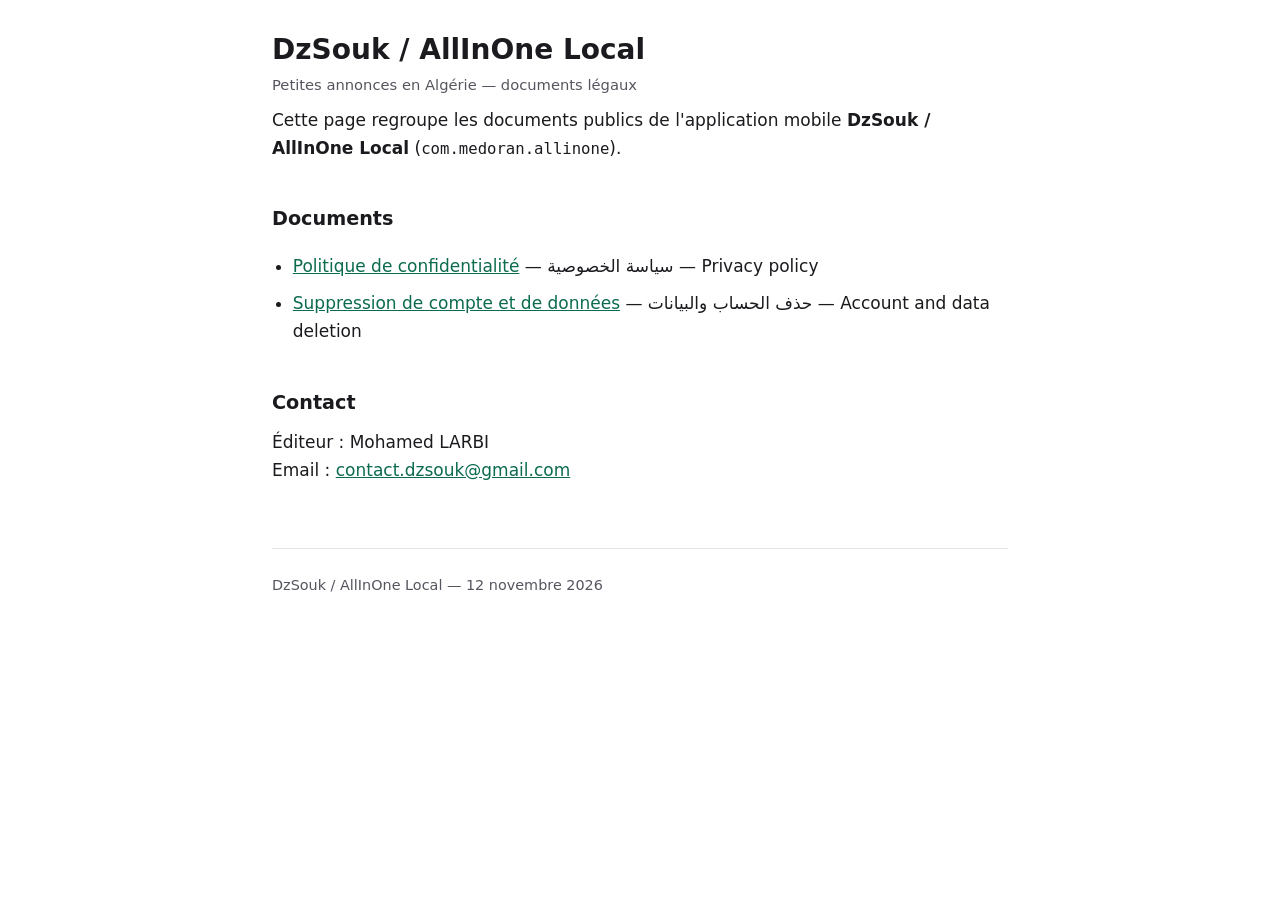
<file: index.html>
<!DOCTYPE html>
<html lang="fr">
<head>
<meta charset="utf-8">
<meta name="viewport" content="width=device-width, initial-scale=1">
<title>DzSouk / AllInOne Local — Documents légaux</title>
<meta name="description" content="Documents légaux de l'application DzSouk / AllInOne Local : politique de confidentialité et suppression de compte.">
<link rel="stylesheet" href="style.css">
</head>
<body>

<main>

<h1>DzSouk / AllInOne Local</h1>
<p class="maj">Petites annonces en Algérie — documents légaux</p>

<p>Cette page regroupe les documents publics de l'application mobile
<strong>DzSouk / AllInOne Local</strong> (<code>com.medoran.allinone</code>).</p>

<h2>Documents</h2>
<ul>
  <li><a href="privacy-policy.html">Politique de confidentialité</a> —
    <span lang="ar" dir="rtl">سياسة الخصوصية</span> —
    <span lang="en">Privacy policy</span></li>
  <li><a href="account-deletion.html">Suppression de compte et de données</a> —
    <span lang="ar" dir="rtl">حذف الحساب والبيانات</span> —
    <span lang="en">Account and data deletion</span></li>
</ul>

<h2>Contact</h2>
<p>Éditeur : Mohamed LARBI<br>
Email : <a href="mailto:contact.dzsouk@gmail.com">contact.dzsouk@gmail.com</a></p>

</main>

<footer class="page">
  <p>DzSouk / AllInOne Local — 12 novembre 2026</p>
</footer>

</body>
</html>
</file>
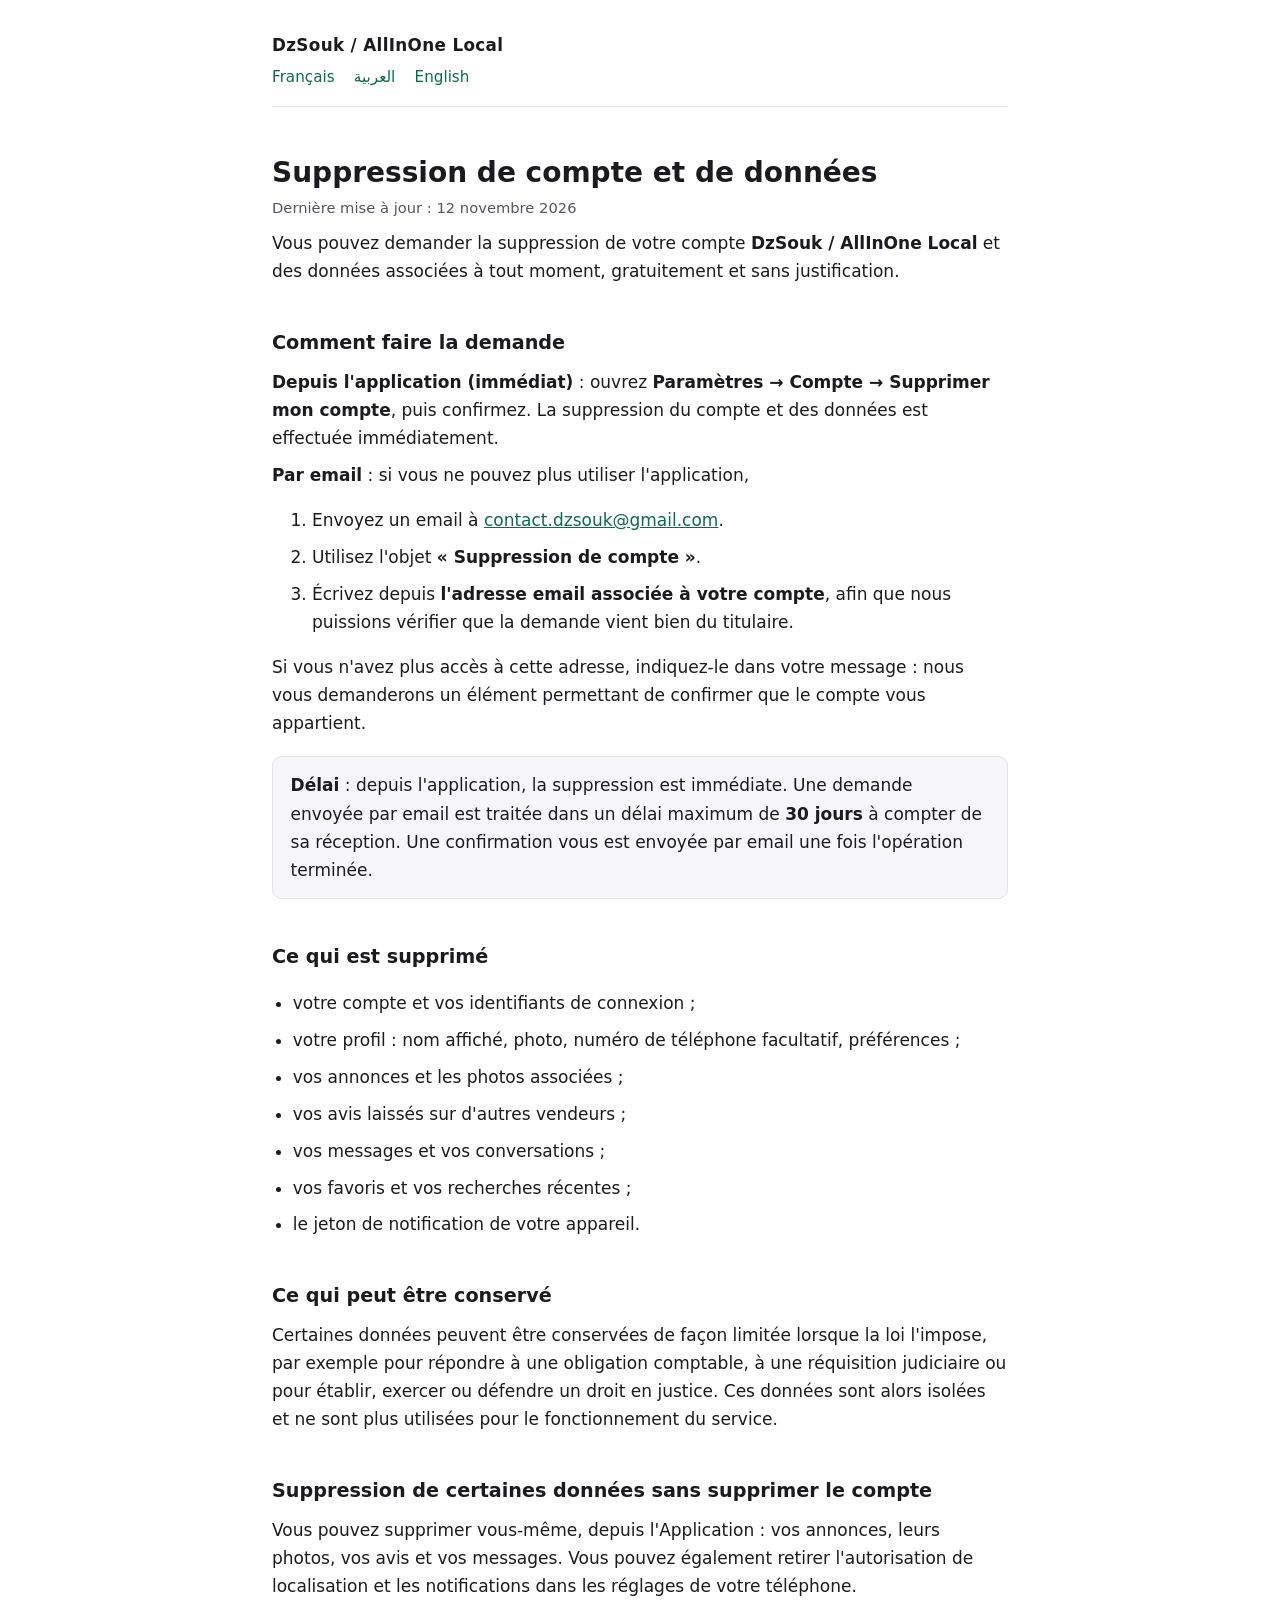
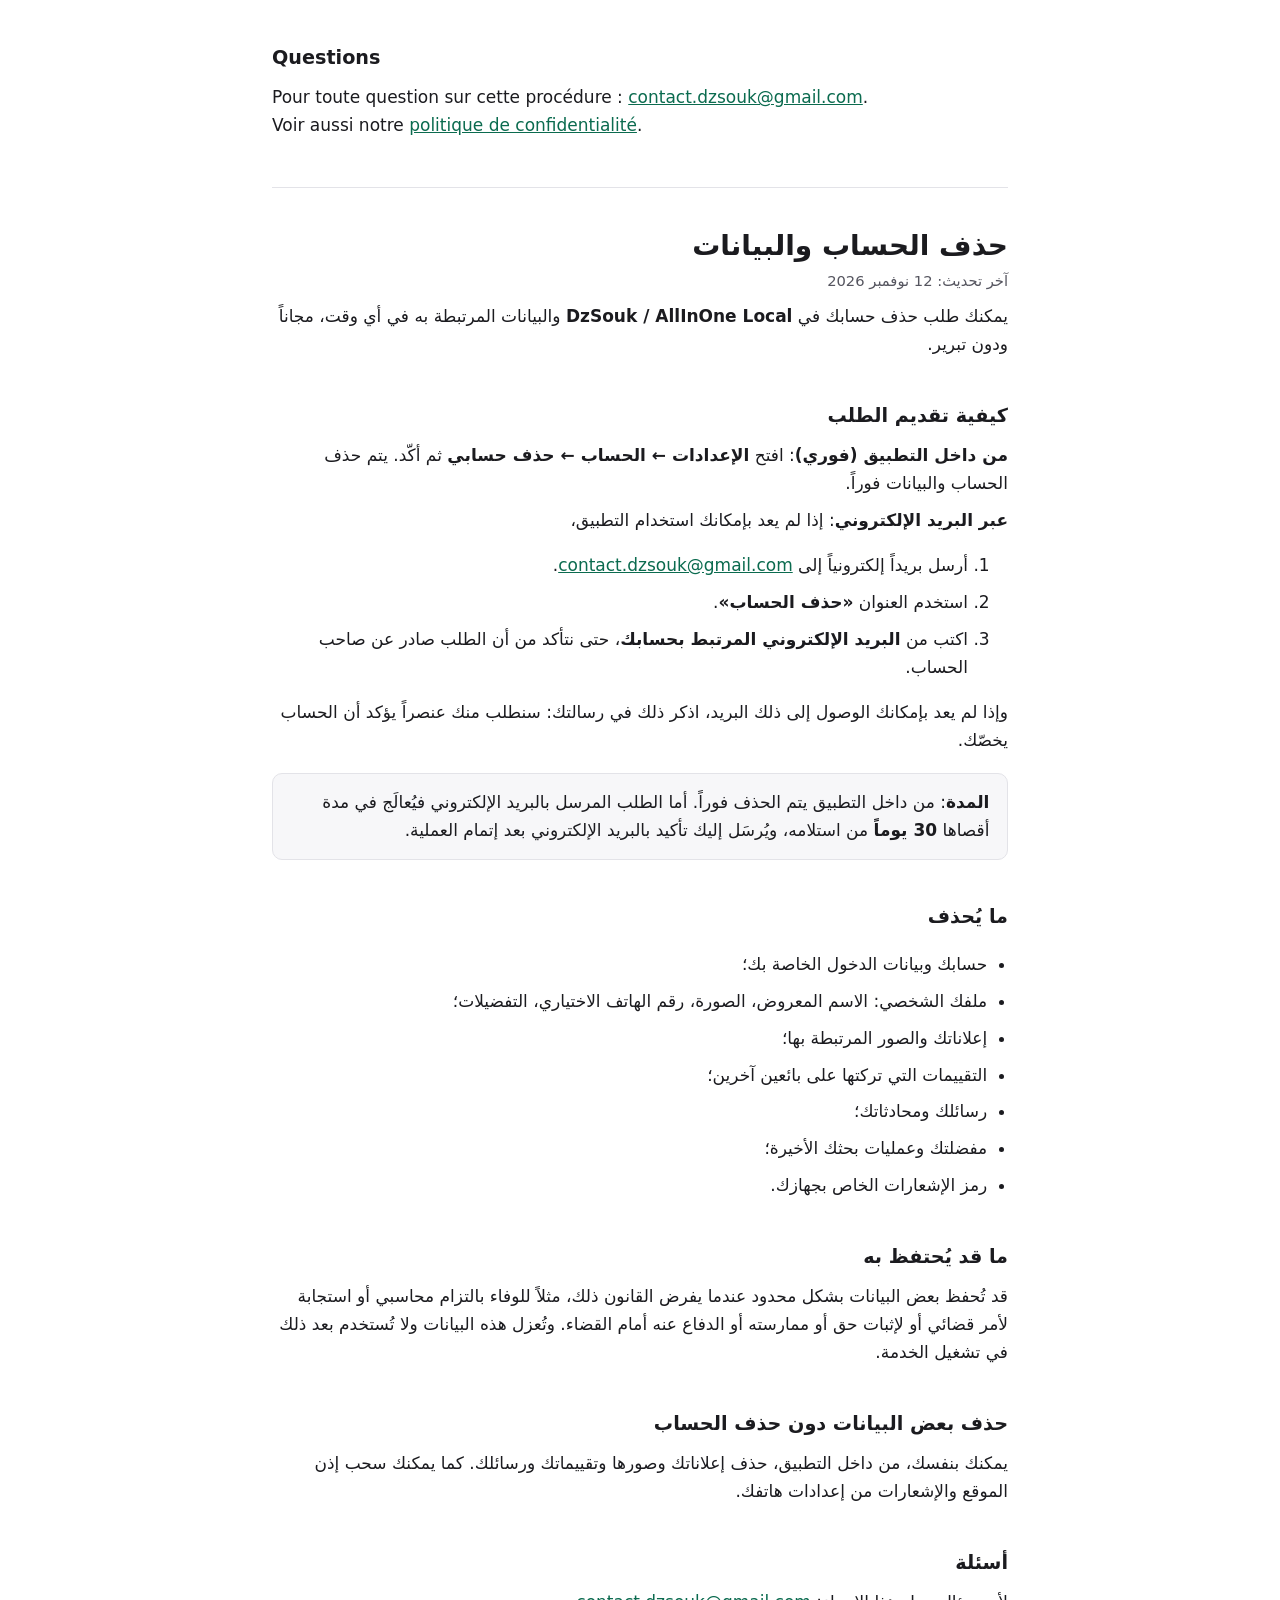
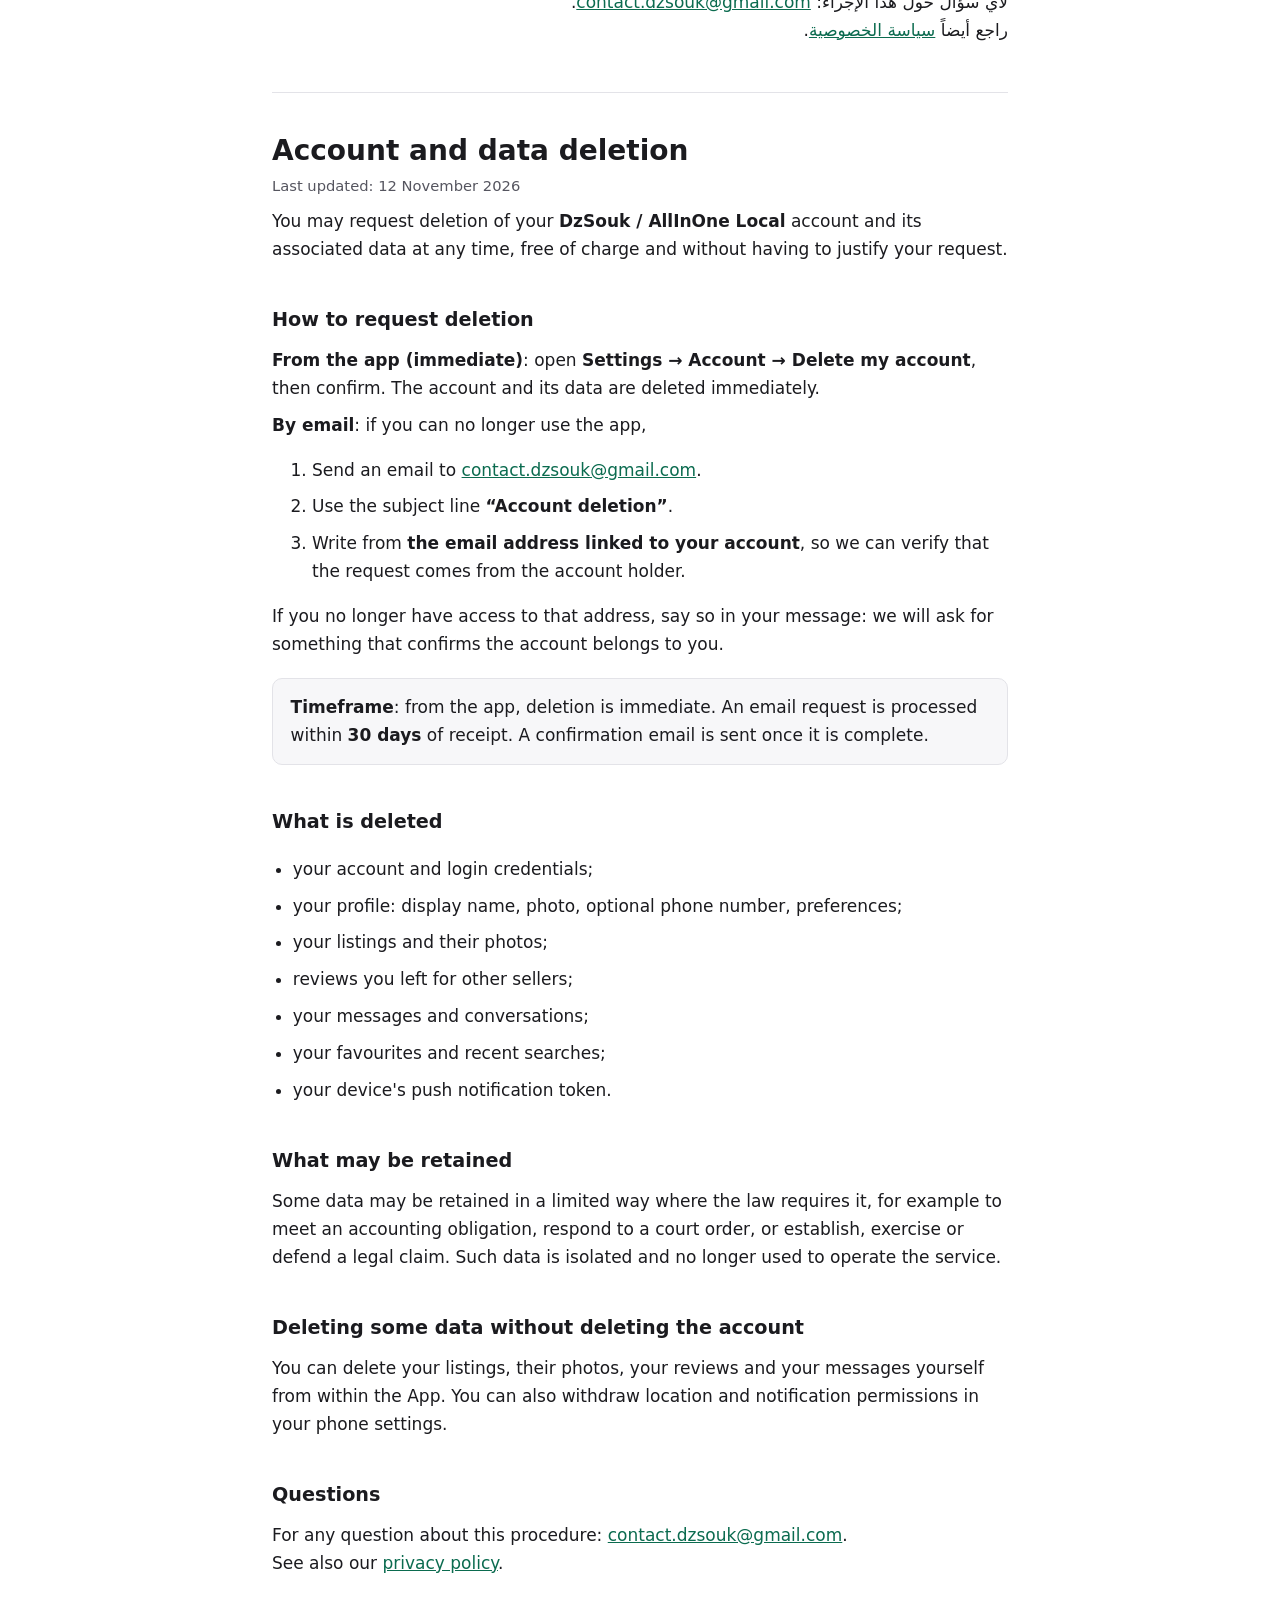
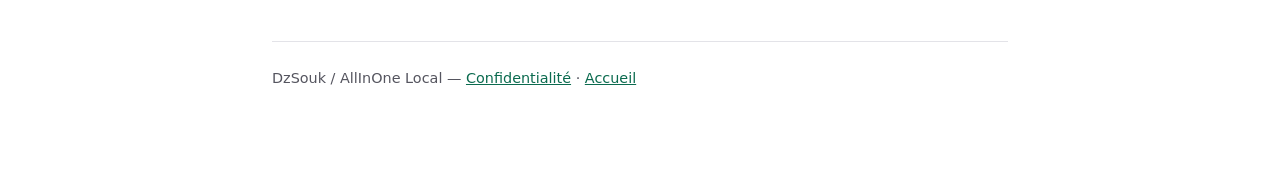
<file: account-deletion.html>
<!DOCTYPE html>
<html lang="fr">
<head>
<meta charset="utf-8">
<meta name="viewport" content="width=device-width, initial-scale=1">
<title>Suppression de compte et de données — DzSouk / AllInOne Local</title>
<meta name="description" content="Comment demander la suppression de votre compte et de vos données dans l'application DzSouk / AllInOne Local.">
<link rel="stylesheet" href="style.css">
</head>
<body>

<header class="page">
  <div class="brand">DzSouk / AllInOne Local</div>
  <nav class="langues" aria-label="Langue">
    <a href="#fr" lang="fr">Français</a>
    <a href="#ar" lang="ar">العربية</a>
    <a href="#en" lang="en">English</a>
  </nav>
</header>

<main>

<section class="langue" id="fr" lang="fr">

<h1>Suppression de compte et de données</h1>
<p class="maj">Dernière mise à jour : 12 novembre 2026</p>

<p>Vous pouvez demander la suppression de votre compte
<strong>DzSouk / AllInOne Local</strong> et des données associées à tout moment,
gratuitement et sans justification.</p>

<h2>Comment faire la demande</h2>
<p><strong>Depuis l'application (immédiat)</strong> : ouvrez
<strong>Paramètres → Compte → Supprimer mon compte</strong>, puis confirmez.
La suppression du compte et des données est effectuée immédiatement.</p>

<p><strong>Par email</strong> : si vous ne pouvez plus utiliser l'application,</p>
<ol>
  <li>Envoyez un email à <a href="mailto:contact.dzsouk@gmail.com?subject=Suppression%20de%20compte">contact.dzsouk@gmail.com</a>.</li>
  <li>Utilisez l'objet <strong>« Suppression de compte »</strong>.</li>
  <li>Écrivez depuis <strong>l'adresse email associée à votre compte</strong>, afin que nous puissions vérifier que la demande vient bien du titulaire.</li>
</ol>

<p>Si vous n'avez plus accès à cette adresse, indiquez-le dans votre message :
nous vous demanderons un élément permettant de confirmer que le compte vous
appartient.</p>

<div class="encadre">
  <p><strong>Délai</strong> : depuis l'application, la suppression est immédiate.
  Une demande envoyée par email est traitée dans un délai maximum de
  <strong>30 jours</strong> à compter de sa réception. Une confirmation vous est
  envoyée par email une fois l'opération terminée.</p>
</div>

<h2>Ce qui est supprimé</h2>
<ul>
  <li>votre compte et vos identifiants de connexion ;</li>
  <li>votre profil : nom affiché, photo, numéro de téléphone facultatif, préférences ;</li>
  <li>vos annonces et les photos associées ;</li>
  <li>vos avis laissés sur d'autres vendeurs ;</li>
  <li>vos messages et vos conversations ;</li>
  <li>vos favoris et vos recherches récentes ;</li>
  <li>le jeton de notification de votre appareil.</li>
</ul>

<h2>Ce qui peut être conservé</h2>
<p>Certaines données peuvent être conservées de façon limitée lorsque la loi
l'impose, par exemple pour répondre à une obligation comptable, à une réquisition
judiciaire ou pour établir, exercer ou défendre un droit en justice. Ces données
sont alors isolées et ne sont plus utilisées pour le fonctionnement du service.</p>

<h2>Suppression de certaines données sans supprimer le compte</h2>
<p>Vous pouvez supprimer vous-même, depuis l'Application : vos annonces, leurs
photos, vos avis et vos messages. Vous pouvez également retirer l'autorisation de
localisation et les notifications dans les réglages de votre téléphone.</p>

<h2>Questions</h2>
<p>Pour toute question sur cette procédure :
<a href="mailto:contact.dzsouk@gmail.com">contact.dzsouk@gmail.com</a>.<br>
Voir aussi notre <a href="privacy-policy.html">politique de confidentialité</a>.</p>

</section>

<section class="langue" id="ar" lang="ar" dir="rtl">

<h1>حذف الحساب والبيانات</h1>
<p class="maj">آخر تحديث: 12 نوفمبر 2026</p>

<p>يمكنك طلب حذف حسابك في <strong>DzSouk / AllInOne Local</strong> والبيانات
المرتبطة به في أي وقت، مجاناً ودون تبرير.</p>

<h2>كيفية تقديم الطلب</h2>
<p><strong>من داخل التطبيق (فوري)</strong>: افتح
<strong>الإعدادات ← الحساب ← حذف حسابي</strong> ثم أكّد. يتم حذف الحساب
والبيانات فوراً.</p>

<p><strong>عبر البريد الإلكتروني</strong>: إذا لم يعد بإمكانك استخدام التطبيق،</p>
<ol>
  <li>أرسل بريداً إلكترونياً إلى <a href="mailto:contact.dzsouk@gmail.com?subject=حذف%20الحساب">contact.dzsouk@gmail.com</a>.</li>
  <li>استخدم العنوان <strong>«حذف الحساب»</strong>.</li>
  <li>اكتب من <strong>البريد الإلكتروني المرتبط بحسابك</strong>، حتى نتأكد من أن الطلب صادر عن صاحب الحساب.</li>
</ol>

<p>وإذا لم يعد بإمكانك الوصول إلى ذلك البريد، اذكر ذلك في رسالتك: سنطلب منك
عنصراً يؤكد أن الحساب يخصّك.</p>

<div class="encadre">
  <p><strong>المدة</strong>: من داخل التطبيق يتم الحذف فوراً. أما الطلب المرسل
  بالبريد الإلكتروني فيُعالَج في مدة أقصاها <strong>30 يوماً</strong> من استلامه،
  ويُرسَل إليك تأكيد بالبريد الإلكتروني بعد إتمام العملية.</p>
</div>

<h2>ما يُحذف</h2>
<ul>
  <li>حسابك وبيانات الدخول الخاصة بك؛</li>
  <li>ملفك الشخصي: الاسم المعروض، الصورة، رقم الهاتف الاختياري، التفضيلات؛</li>
  <li>إعلاناتك والصور المرتبطة بها؛</li>
  <li>التقييمات التي تركتها على بائعين آخرين؛</li>
  <li>رسائلك ومحادثاتك؛</li>
  <li>مفضلتك وعمليات بحثك الأخيرة؛</li>
  <li>رمز الإشعارات الخاص بجهازك.</li>
</ul>

<h2>ما قد يُحتفظ به</h2>
<p>قد تُحفظ بعض البيانات بشكل محدود عندما يفرض القانون ذلك، مثلاً للوفاء
بالتزام محاسبي أو استجابة لأمر قضائي أو لإثبات حق أو ممارسته أو الدفاع عنه
أمام القضاء. وتُعزل هذه البيانات ولا تُستخدم بعد ذلك في تشغيل الخدمة.</p>

<h2>حذف بعض البيانات دون حذف الحساب</h2>
<p>يمكنك بنفسك، من داخل التطبيق، حذف إعلاناتك وصورها وتقييماتك ورسائلك. كما
يمكنك سحب إذن الموقع والإشعارات من إعدادات هاتفك.</p>

<h2>أسئلة</h2>
<p>لأي سؤال حول هذا الإجراء:
<a href="mailto:contact.dzsouk@gmail.com">contact.dzsouk@gmail.com</a>.<br>
راجع أيضاً <a href="privacy-policy.html">سياسة الخصوصية</a>.</p>

</section>

<section class="langue" id="en" lang="en" dir="ltr">

<h1>Account and data deletion</h1>
<p class="maj">Last updated: 12 November 2026</p>

<p>You may request deletion of your <strong>DzSouk / AllInOne Local</strong>
account and its associated data at any time, free of charge and without having
to justify your request.</p>

<h2>How to request deletion</h2>
<p><strong>From the app (immediate)</strong>: open
<strong>Settings → Account → Delete my account</strong>, then confirm. The
account and its data are deleted immediately.</p>

<p><strong>By email</strong>: if you can no longer use the app,</p>
<ol>
  <li>Send an email to <a href="mailto:contact.dzsouk@gmail.com?subject=Account%20deletion">contact.dzsouk@gmail.com</a>.</li>
  <li>Use the subject line <strong>“Account deletion”</strong>.</li>
  <li>Write from <strong>the email address linked to your account</strong>, so we can verify that the request comes from the account holder.</li>
</ol>

<p>If you no longer have access to that address, say so in your message: we will
ask for something that confirms the account belongs to you.</p>

<div class="encadre">
  <p><strong>Timeframe</strong>: from the app, deletion is immediate. An email
  request is processed within <strong>30 days</strong> of receipt. A confirmation
  email is sent once it is complete.</p>
</div>

<h2>What is deleted</h2>
<ul>
  <li>your account and login credentials;</li>
  <li>your profile: display name, photo, optional phone number, preferences;</li>
  <li>your listings and their photos;</li>
  <li>reviews you left for other sellers;</li>
  <li>your messages and conversations;</li>
  <li>your favourites and recent searches;</li>
  <li>your device's push notification token.</li>
</ul>

<h2>What may be retained</h2>
<p>Some data may be retained in a limited way where the law requires it, for
example to meet an accounting obligation, respond to a court order, or establish,
exercise or defend a legal claim. Such data is isolated and no longer used to
operate the service.</p>

<h2>Deleting some data without deleting the account</h2>
<p>You can delete your listings, their photos, your reviews and your messages
yourself from within the App. You can also withdraw location and notification
permissions in your phone settings.</p>

<h2>Questions</h2>
<p>For any question about this procedure:
<a href="mailto:contact.dzsouk@gmail.com">contact.dzsouk@gmail.com</a>.<br>
See also our <a href="privacy-policy.html">privacy policy</a>.</p>

</section>

</main>

<footer class="page">
  <p>DzSouk / AllInOne Local —
    <a href="privacy-policy.html" lang="fr">Confidentialité</a> ·
    <a href="index.html" lang="fr">Accueil</a>
  </p>
</footer>

</body>
</html>
</file>
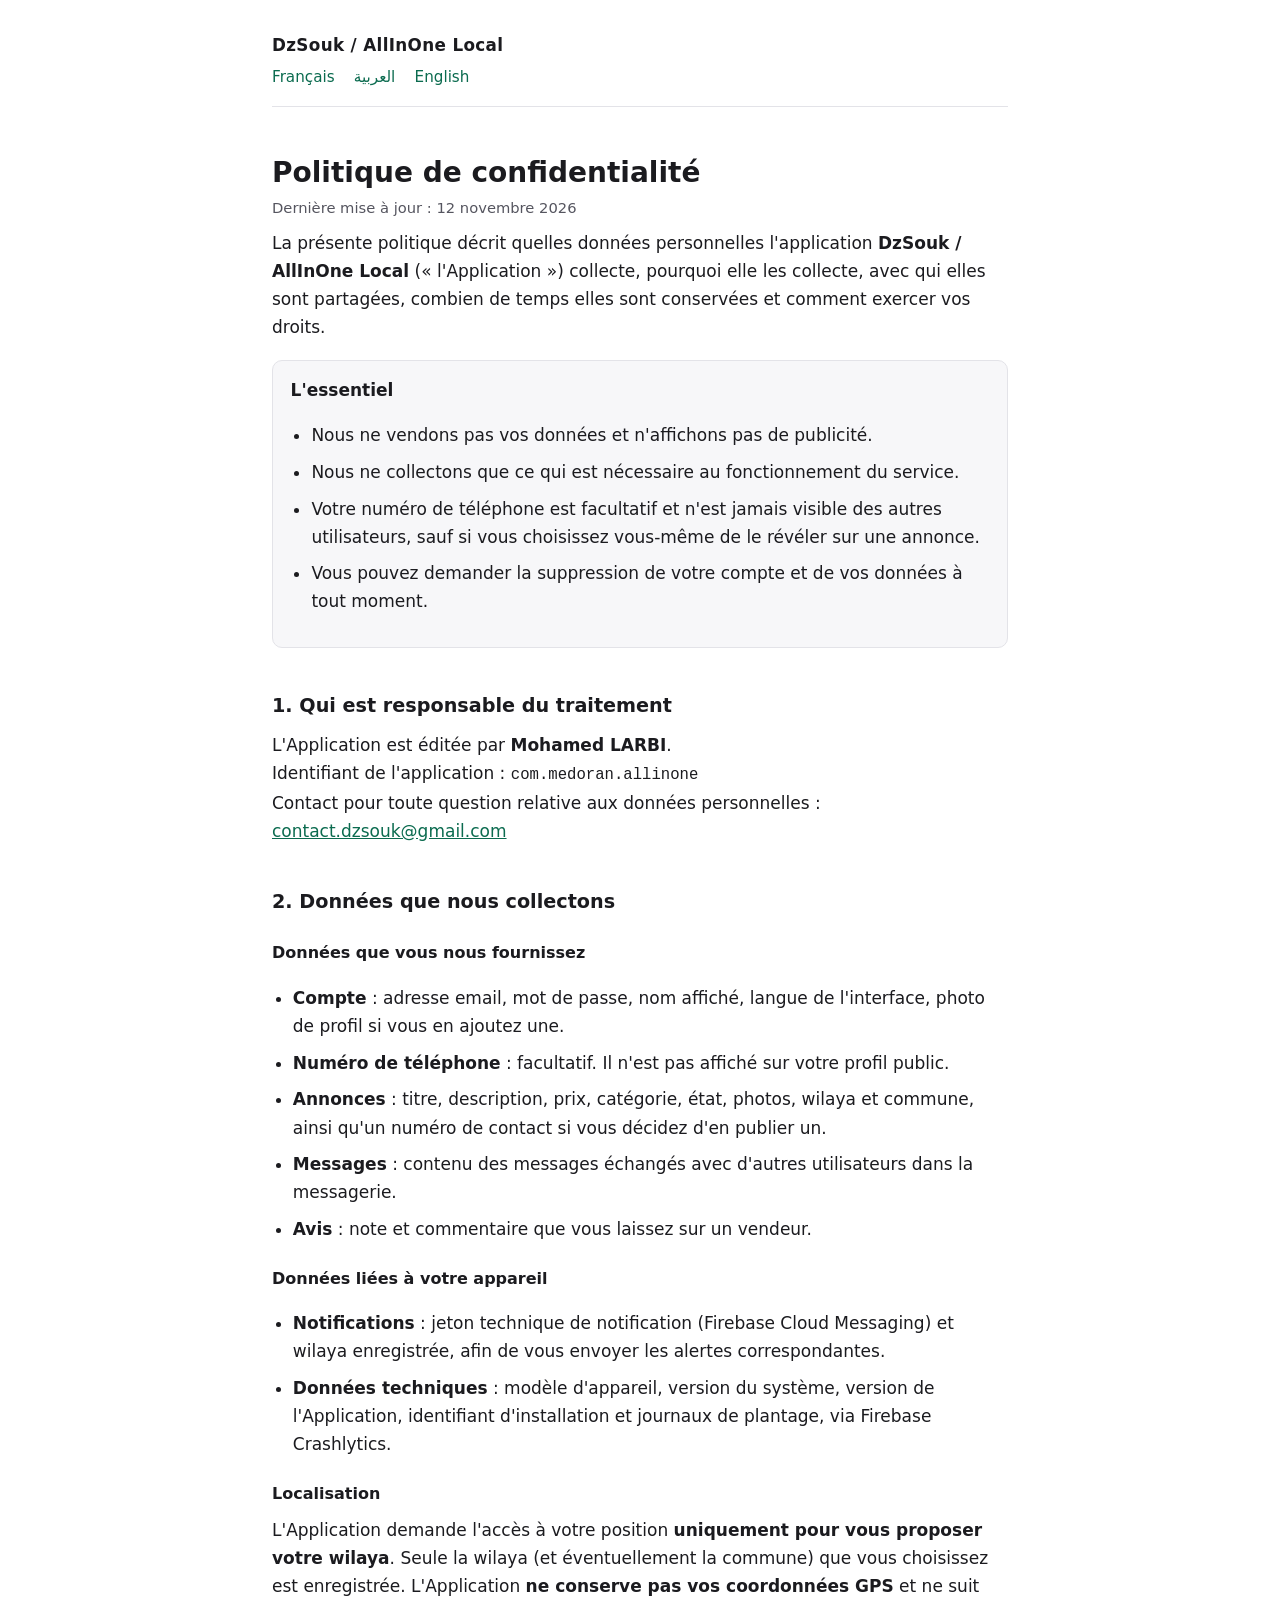
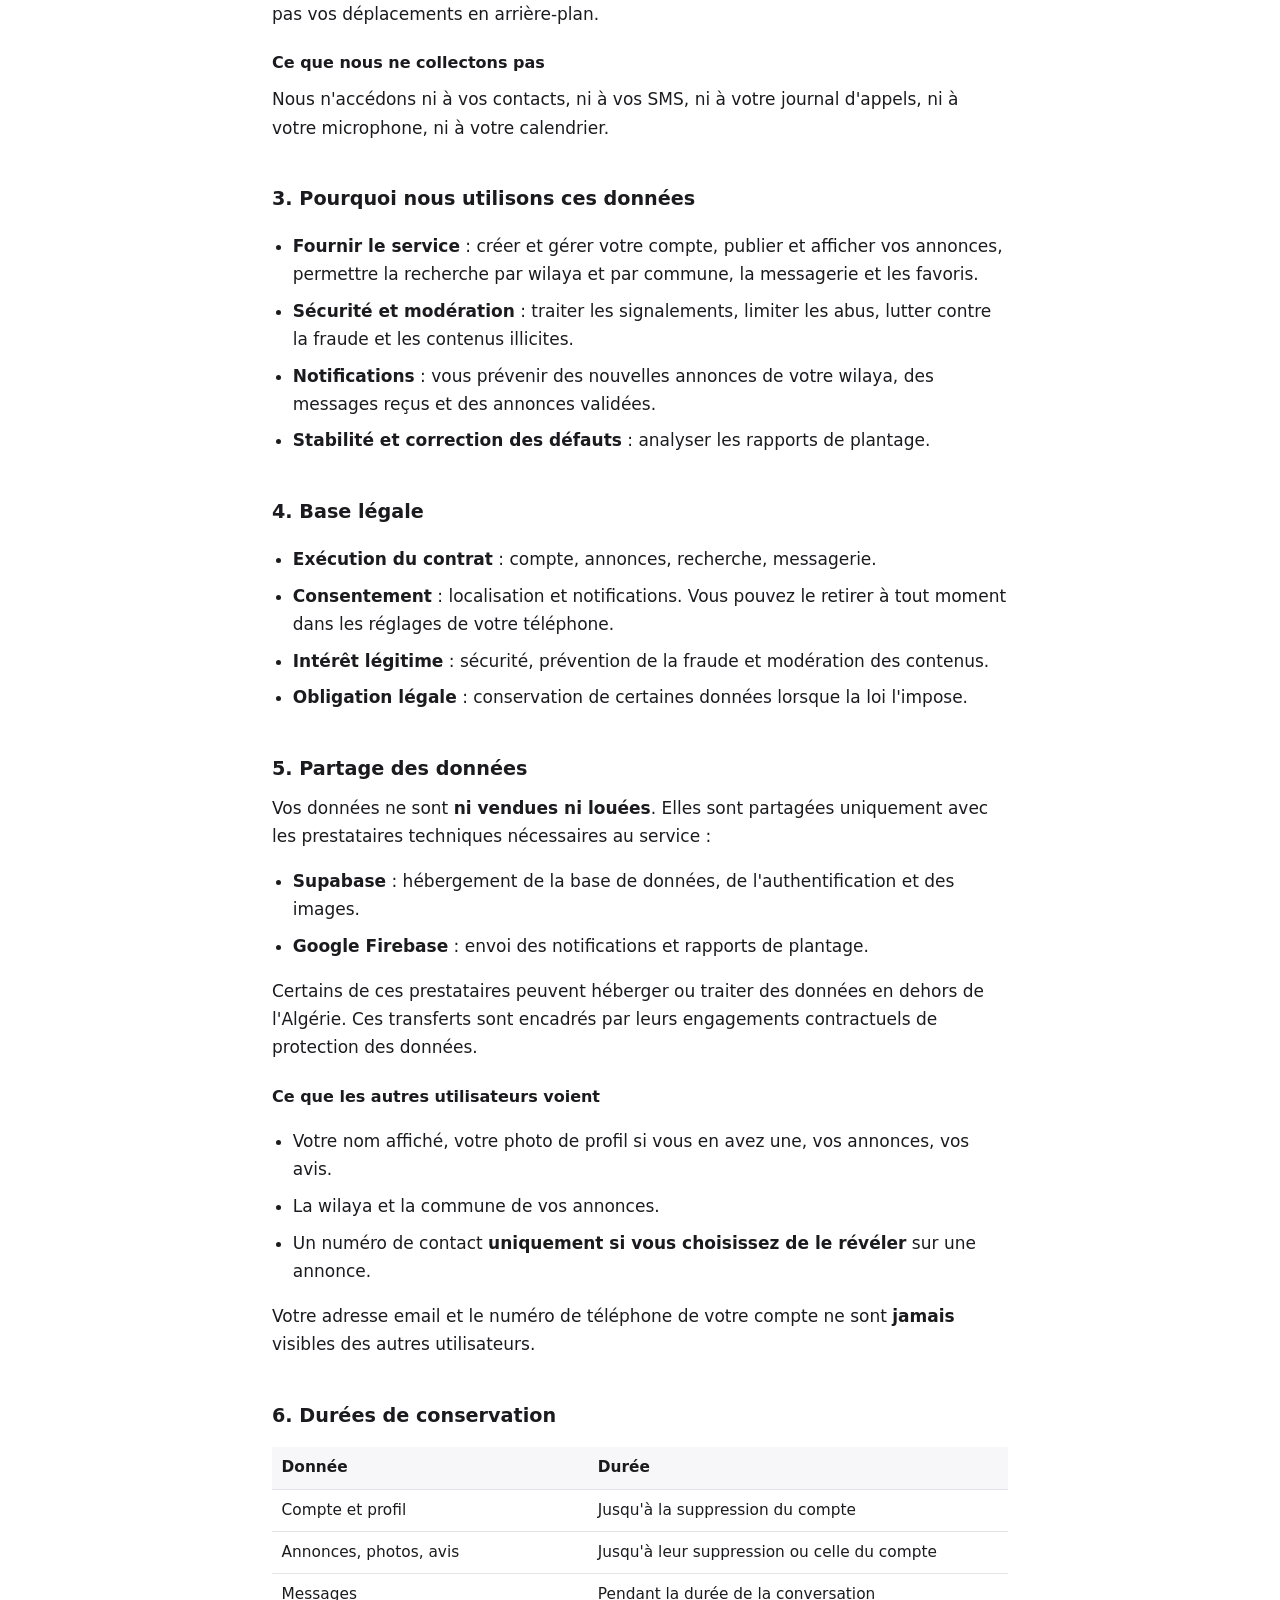
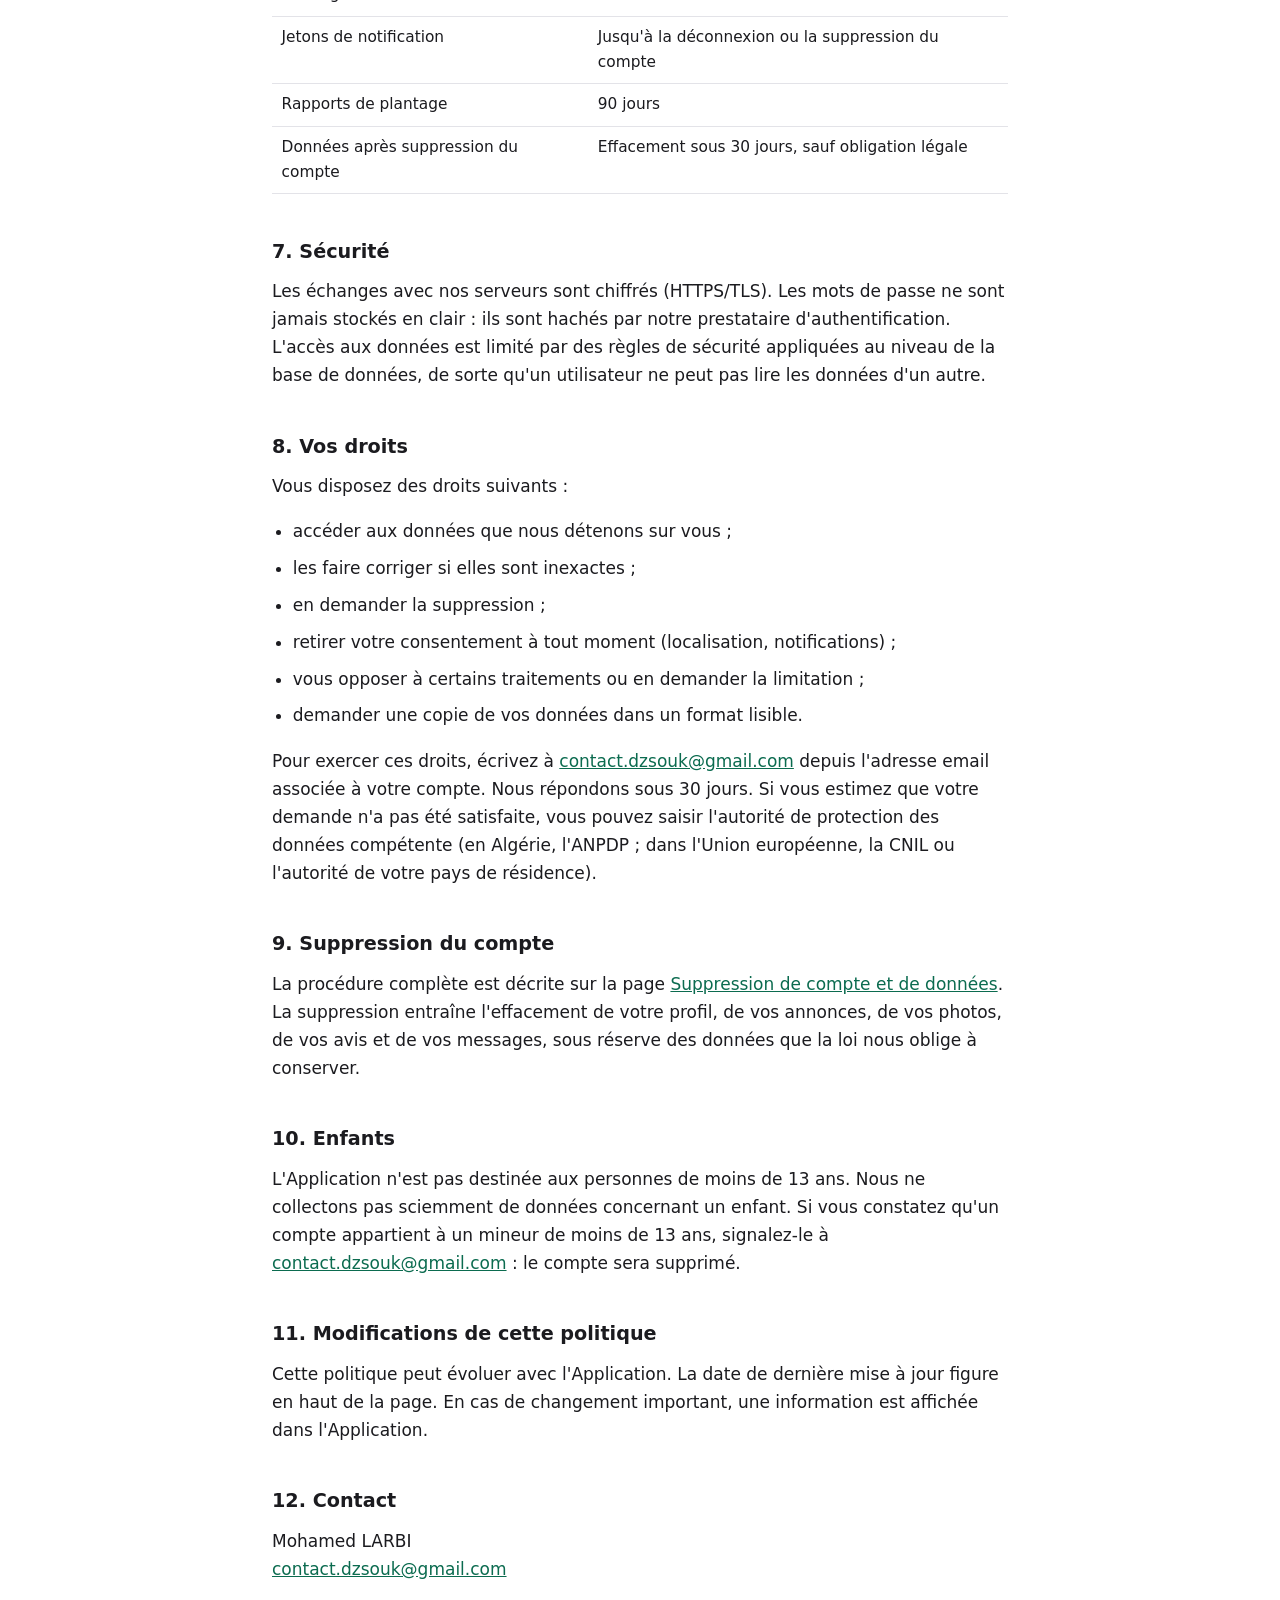
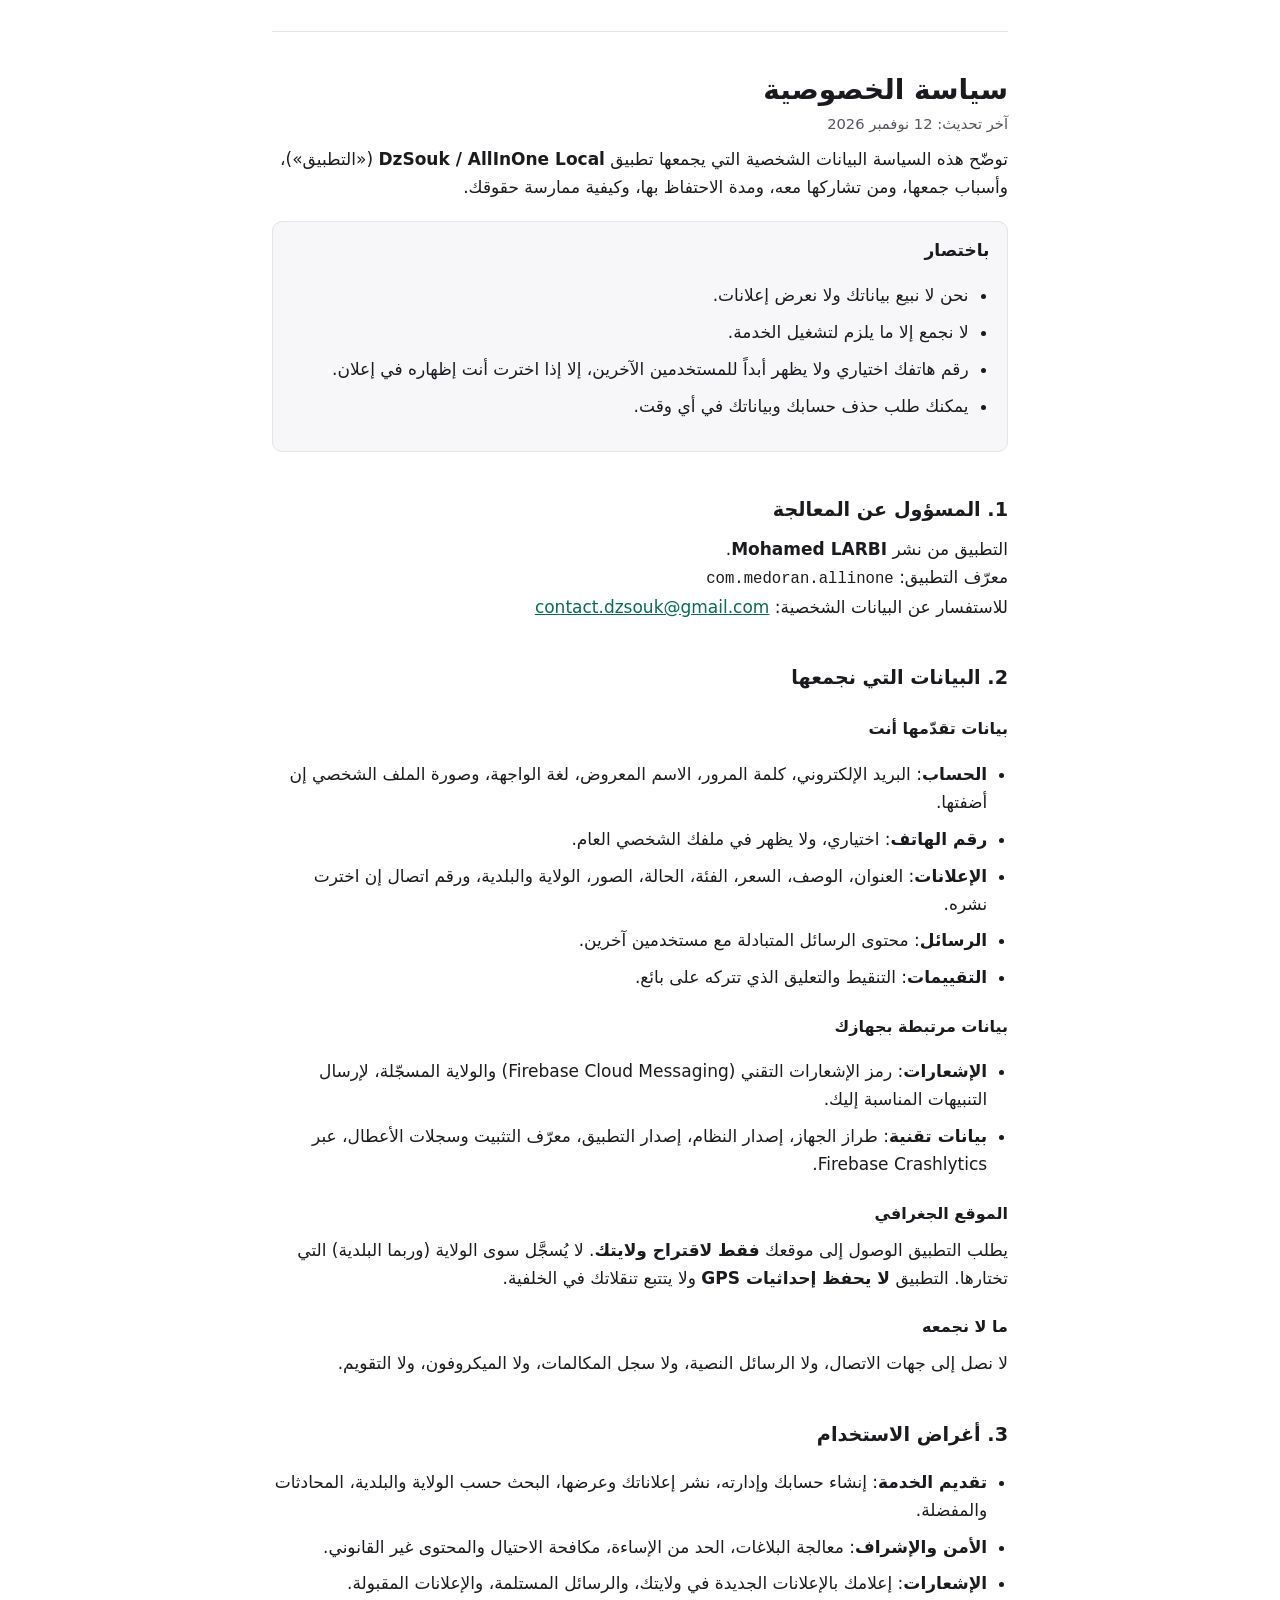
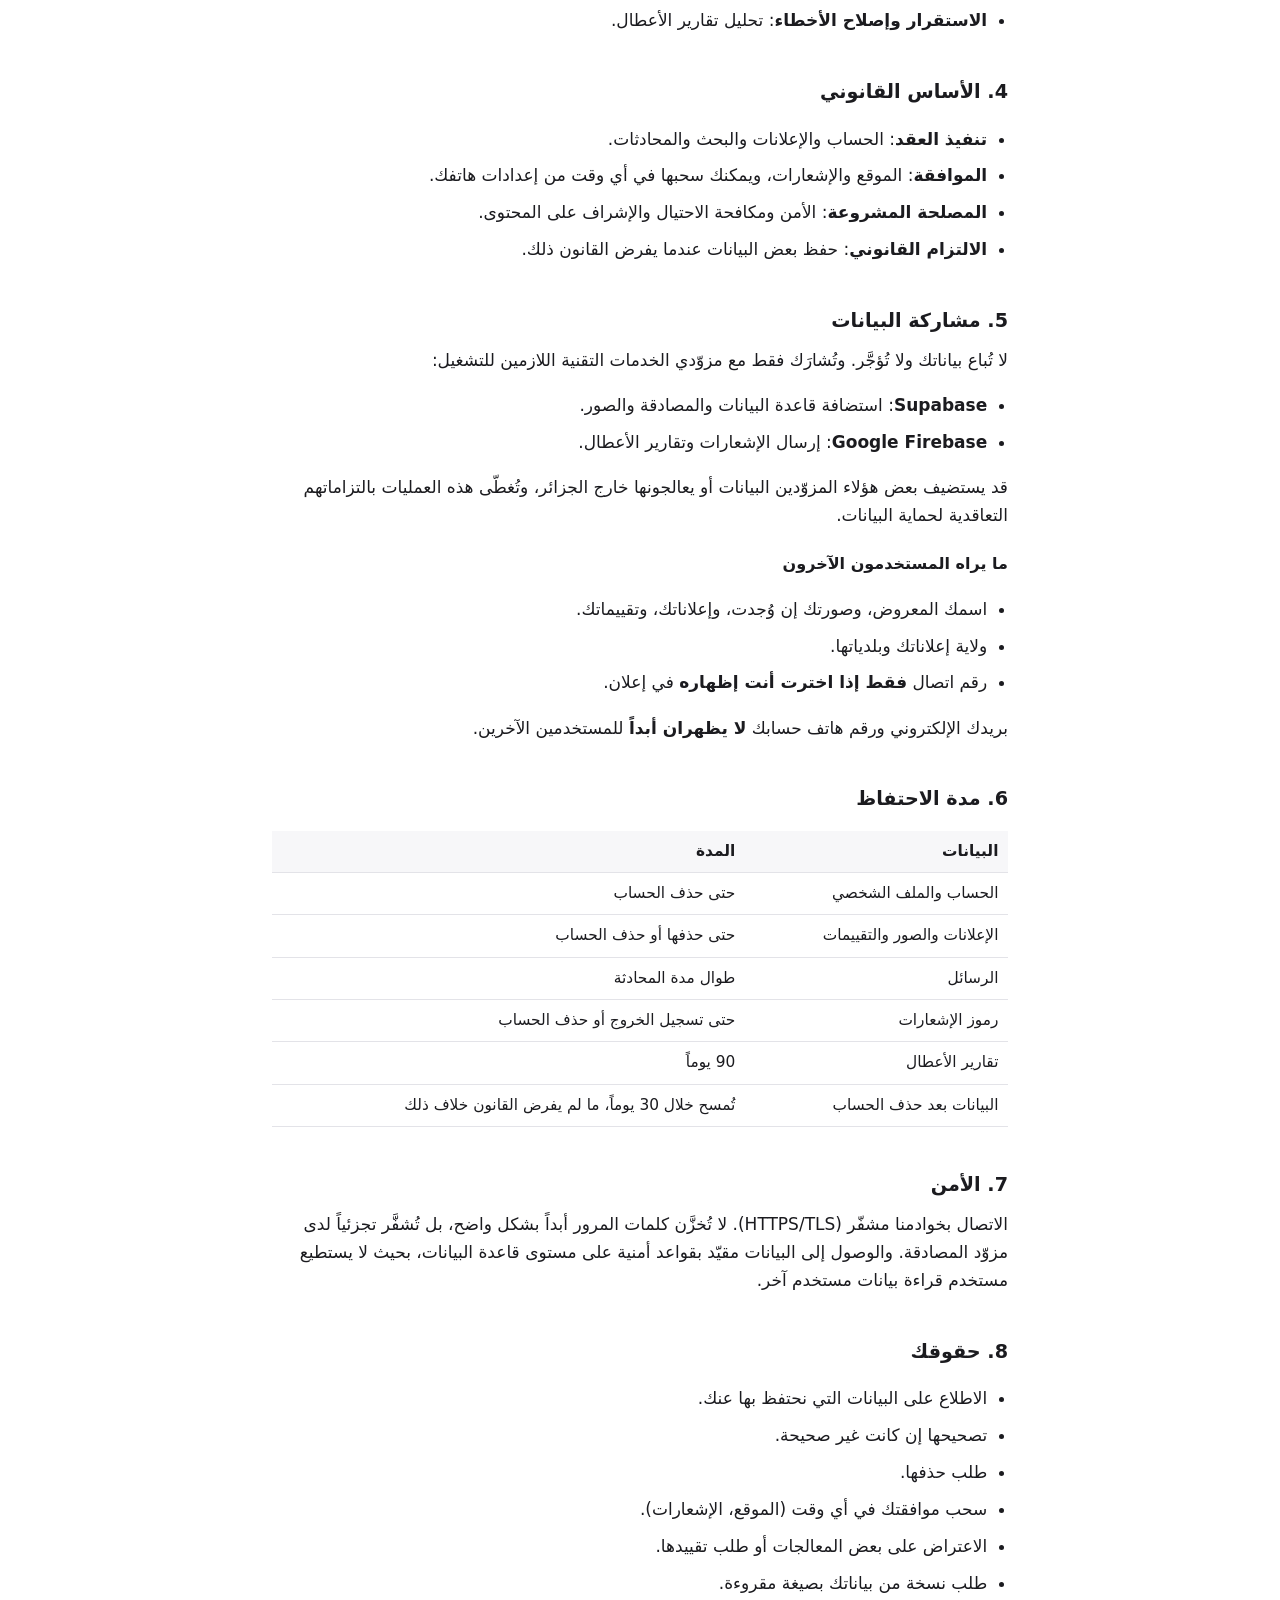
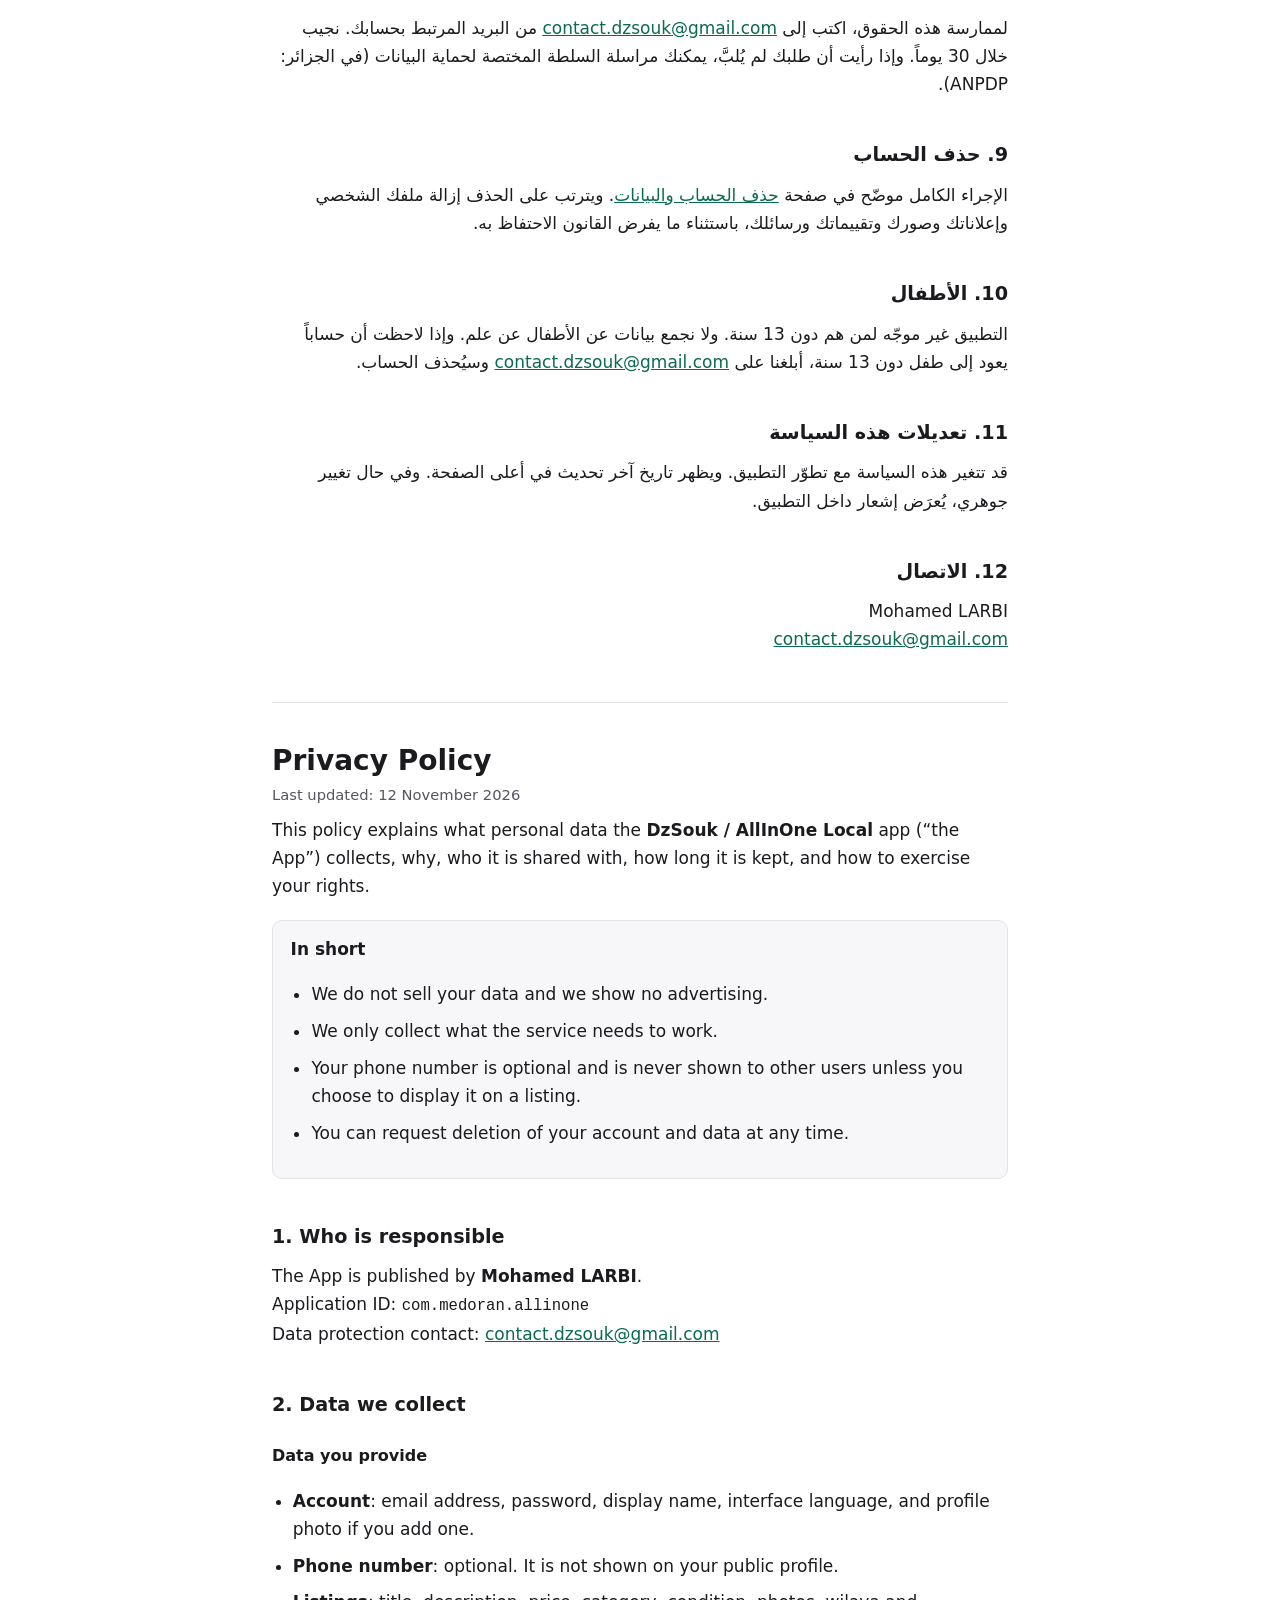
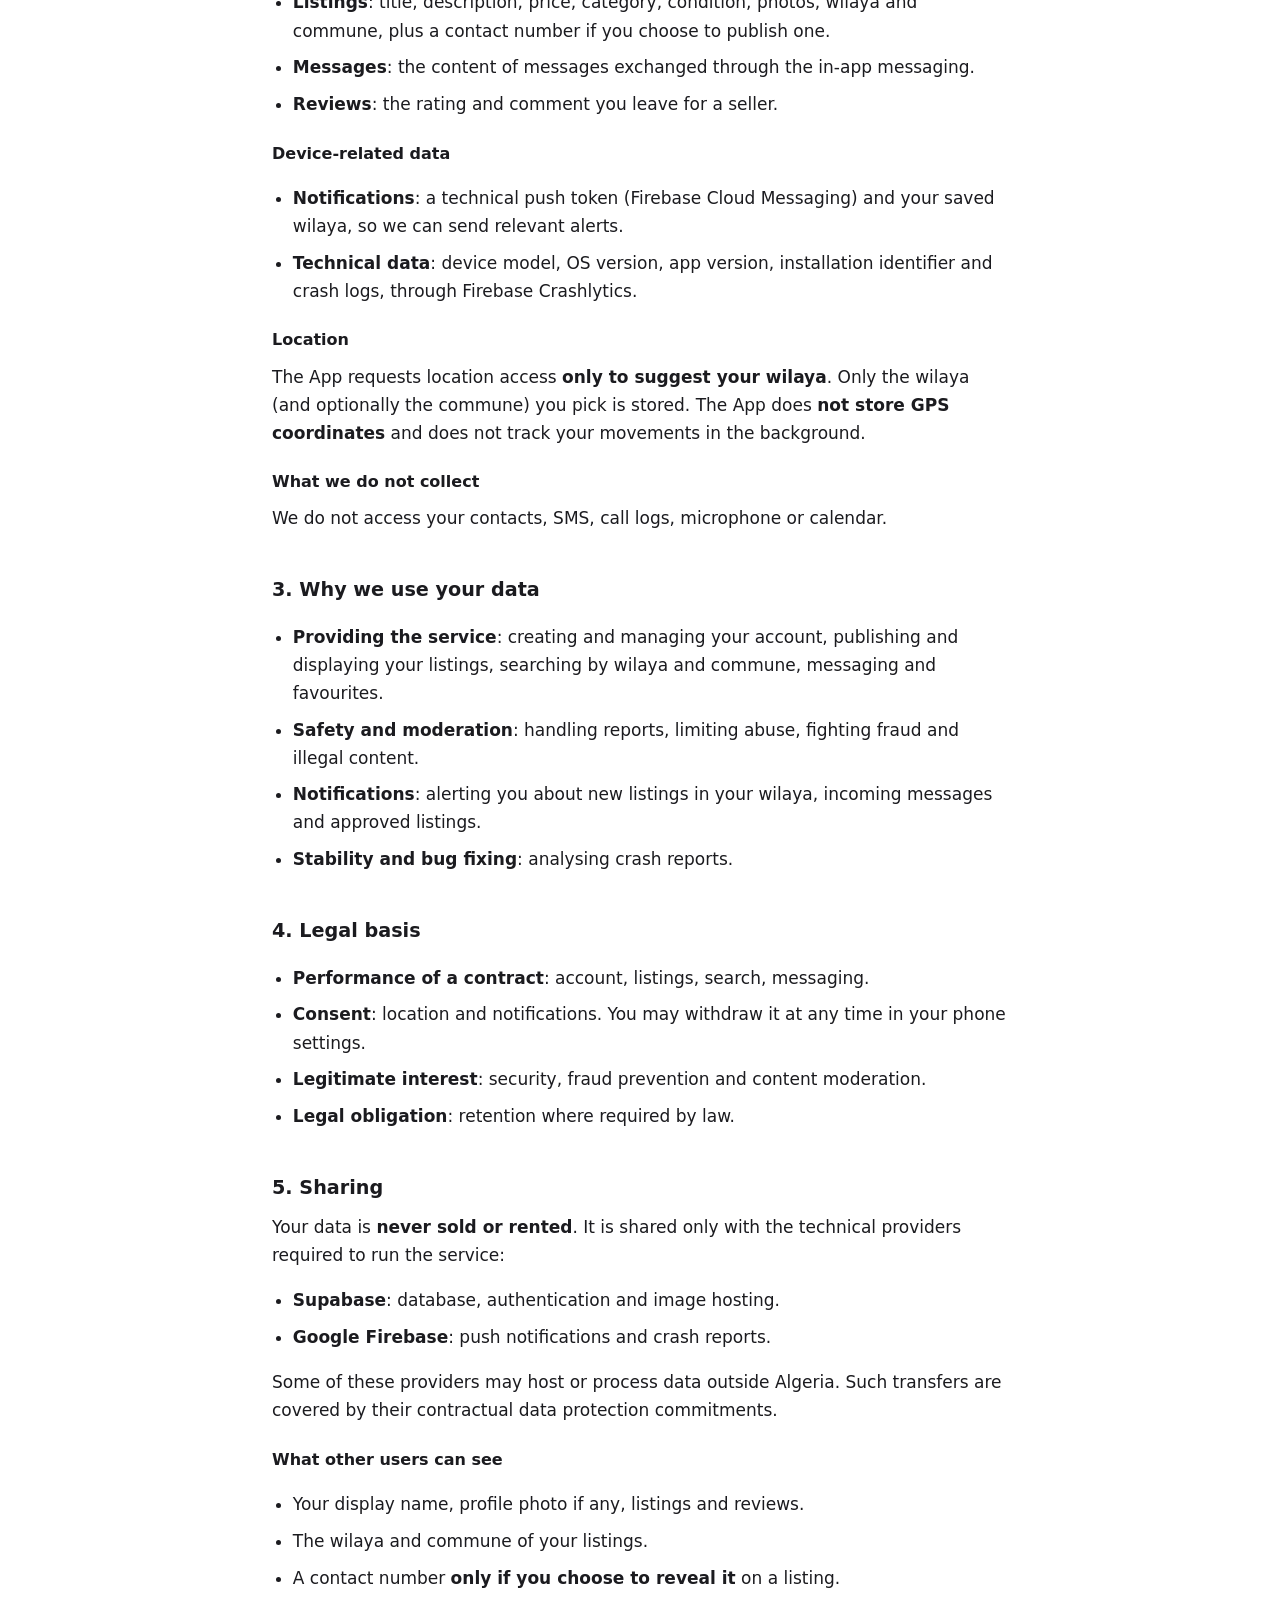
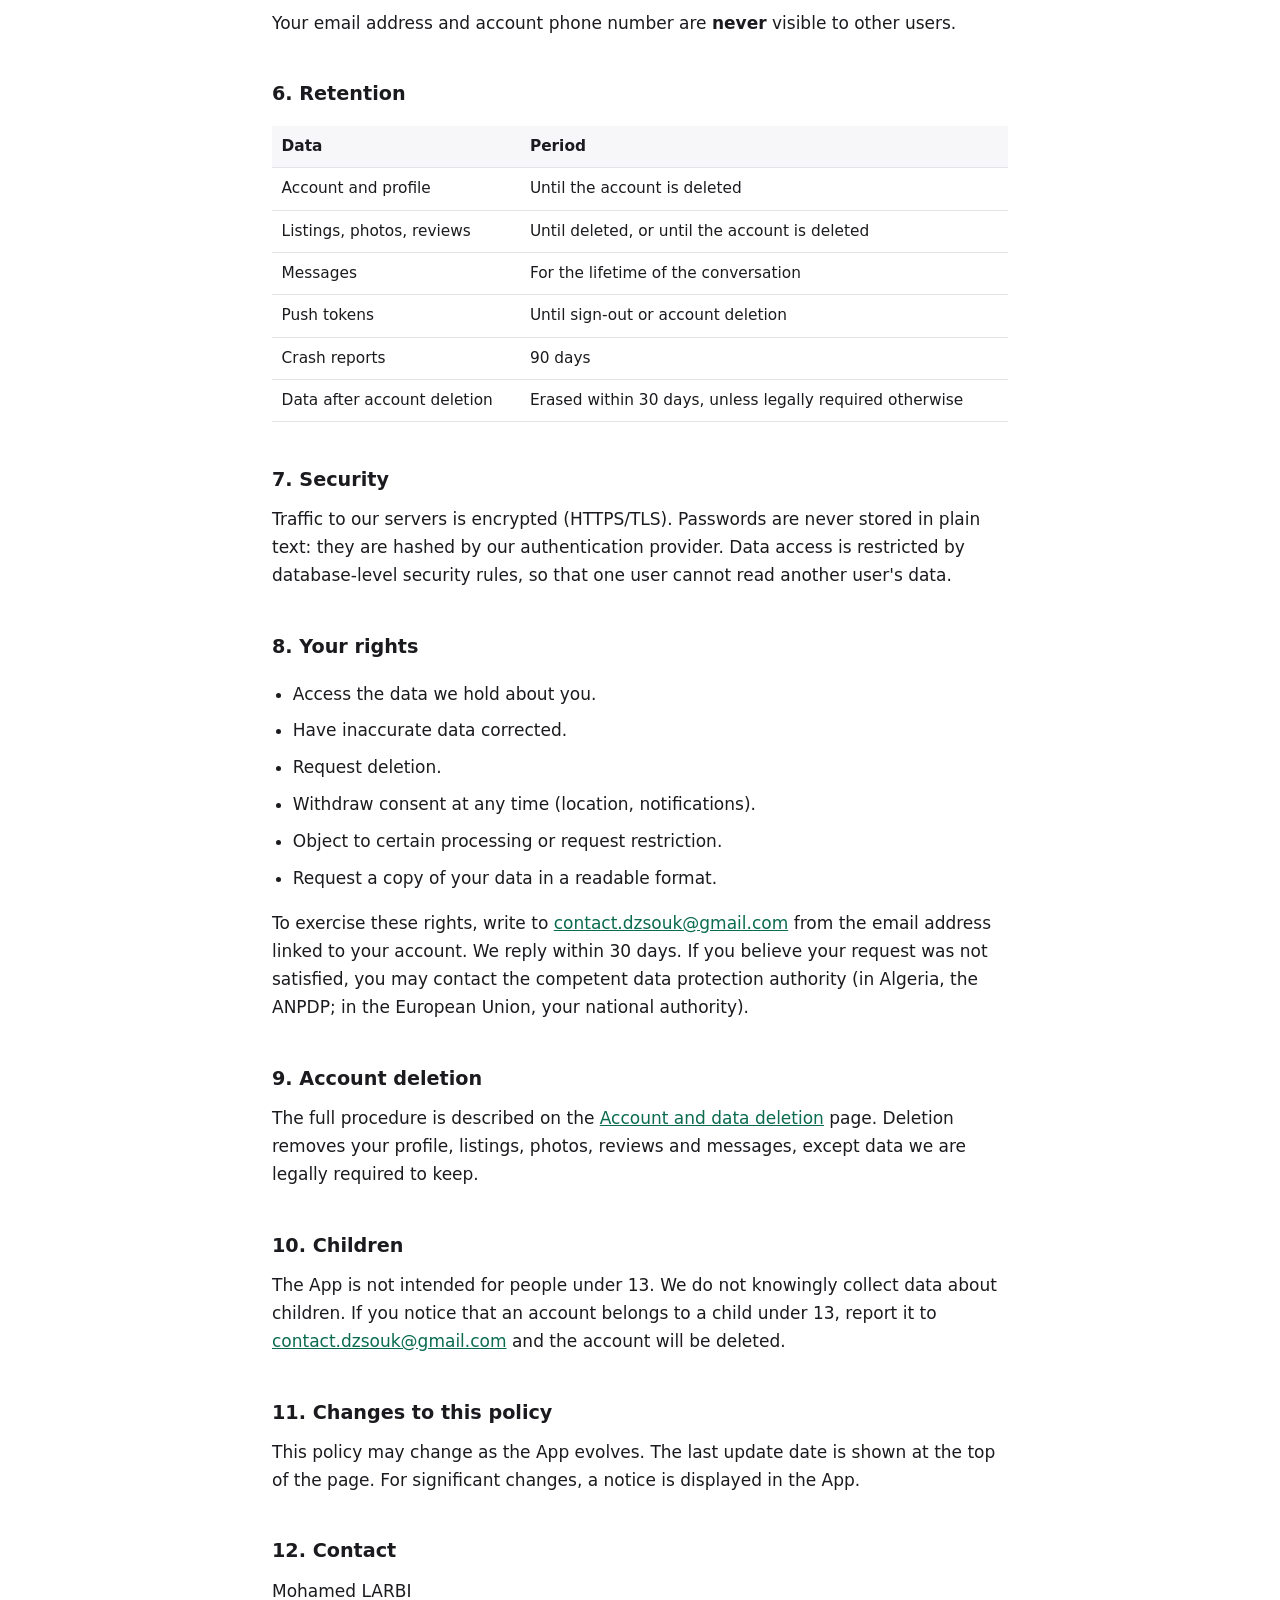
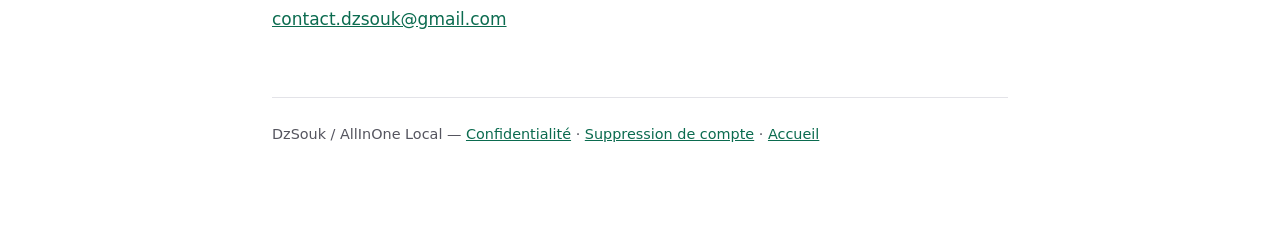
<file: privacy-policy.html>
<!DOCTYPE html>
<html lang="fr">
<head>
<meta charset="utf-8">
<meta name="viewport" content="width=device-width, initial-scale=1">
<title>Politique de confidentialité — DzSouk / AllInOne Local</title>
<meta name="description" content="Politique de confidentialité de l'application DzSouk / AllInOne Local : données collectées, finalités, durées de conservation, droits et suppression de compte.">
<link rel="stylesheet" href="style.css">
</head>
<body>

<header class="page">
  <div class="brand">DzSouk / AllInOne Local</div>
  <nav class="langues" aria-label="Langue">
    <a href="#fr" lang="fr">Français</a>
    <a href="#ar" lang="ar">العربية</a>
    <a href="#en" lang="en">English</a>
  </nav>
</header>

<main>

<section class="langue" id="fr" lang="fr">

<h1>Politique de confidentialité</h1>
<p class="maj">Dernière mise à jour : 12 novembre 2026</p>

<p>La présente politique décrit quelles données personnelles l'application
<strong>DzSouk / AllInOne Local</strong> (« l'Application ») collecte, pourquoi
elle les collecte, avec qui elles sont partagées, combien de temps elles sont
conservées et comment exercer vos droits.</p>

<div class="encadre">
  <p><strong>L'essentiel</strong></p>
  <ul>
    <li>Nous ne vendons pas vos données et n'affichons pas de publicité.</li>
    <li>Nous ne collectons que ce qui est nécessaire au fonctionnement du service.</li>
    <li>Votre numéro de téléphone est facultatif et n'est jamais visible des autres utilisateurs, sauf si vous choisissez vous-même de le révéler sur une annonce.</li>
    <li>Vous pouvez demander la suppression de votre compte et de vos données à tout moment.</li>
  </ul>
</div>

<h2>1. Qui est responsable du traitement</h2>
<p>L'Application est éditée par <strong>Mohamed LARBI</strong>.<br>
Identifiant de l'application : <code>com.medoran.allinone</code><br>
Contact pour toute question relative aux données personnelles :
<a href="mailto:contact.dzsouk@gmail.com">contact.dzsouk@gmail.com</a></p>

<h2>2. Données que nous collectons</h2>

<h3>Données que vous nous fournissez</h3>
<ul>
  <li><strong>Compte</strong> : adresse email, mot de passe, nom affiché, langue de l'interface, photo de profil si vous en ajoutez une.</li>
  <li><strong>Numéro de téléphone</strong> : facultatif. Il n'est pas affiché sur votre profil public.</li>
  <li><strong>Annonces</strong> : titre, description, prix, catégorie, état, photos, wilaya et commune, ainsi qu'un numéro de contact si vous décidez d'en publier un.</li>
  <li><strong>Messages</strong> : contenu des messages échangés avec d'autres utilisateurs dans la messagerie.</li>
  <li><strong>Avis</strong> : note et commentaire que vous laissez sur un vendeur.</li>
</ul>

<h3>Données liées à votre appareil</h3>
<ul>
  <li><strong>Notifications</strong> : jeton technique de notification (Firebase Cloud Messaging) et wilaya enregistrée, afin de vous envoyer les alertes correspondantes.</li>
  <li><strong>Données techniques</strong> : modèle d'appareil, version du système, version de l'Application, identifiant d'installation et journaux de plantage, via Firebase Crashlytics.</li>
</ul>

<h3>Localisation</h3>
<p>L'Application demande l'accès à votre position <strong>uniquement pour vous
proposer votre wilaya</strong>. Seule la wilaya (et éventuellement la commune)
que vous choisissez est enregistrée. L'Application <strong>ne conserve pas vos
coordonnées GPS</strong> et ne suit pas vos déplacements en arrière-plan.</p>

<h3>Ce que nous ne collectons pas</h3>
<p>Nous n'accédons ni à vos contacts, ni à vos SMS, ni à votre journal d'appels,
ni à votre microphone, ni à votre calendrier.</p>

<h2>3. Pourquoi nous utilisons ces données</h2>
<ul>
  <li><strong>Fournir le service</strong> : créer et gérer votre compte, publier et afficher vos annonces, permettre la recherche par wilaya et par commune, la messagerie et les favoris.</li>
  <li><strong>Sécurité et modération</strong> : traiter les signalements, limiter les abus, lutter contre la fraude et les contenus illicites.</li>
  <li><strong>Notifications</strong> : vous prévenir des nouvelles annonces de votre wilaya, des messages reçus et des annonces validées.</li>
  <li><strong>Stabilité et correction des défauts</strong> : analyser les rapports de plantage.</li>
</ul>

<h2>4. Base légale</h2>
<ul>
  <li><strong>Exécution du contrat</strong> : compte, annonces, recherche, messagerie.</li>
  <li><strong>Consentement</strong> : localisation et notifications. Vous pouvez le retirer à tout moment dans les réglages de votre téléphone.</li>
  <li><strong>Intérêt légitime</strong> : sécurité, prévention de la fraude et modération des contenus.</li>
  <li><strong>Obligation légale</strong> : conservation de certaines données lorsque la loi l'impose.</li>
</ul>

<h2>5. Partage des données</h2>
<p>Vos données ne sont <strong>ni vendues ni louées</strong>. Elles sont partagées
uniquement avec les prestataires techniques nécessaires au service :</p>
<ul>
  <li><strong>Supabase</strong> : hébergement de la base de données, de l'authentification et des images.</li>
  <li><strong>Google Firebase</strong> : envoi des notifications et rapports de plantage.</li>
</ul>
<p>Certains de ces prestataires peuvent héberger ou traiter des données en
dehors de l'Algérie. Ces transferts sont encadrés par leurs engagements
contractuels de protection des données.</p>

<h3>Ce que les autres utilisateurs voient</h3>
<ul>
  <li>Votre nom affiché, votre photo de profil si vous en avez une, vos annonces, vos avis.</li>
  <li>La wilaya et la commune de vos annonces.</li>
  <li>Un numéro de contact <strong>uniquement si vous choisissez de le révéler</strong> sur une annonce.</li>
</ul>
<p>Votre adresse email et le numéro de téléphone de votre compte ne sont
<strong>jamais</strong> visibles des autres utilisateurs.</p>

<h2>6. Durées de conservation</h2>
<table>
  <thead>
    <tr><th>Donnée</th><th>Durée</th></tr>
  </thead>
  <tbody>
    <tr><td>Compte et profil</td><td>Jusqu'à la suppression du compte</td></tr>
    <tr><td>Annonces, photos, avis</td><td>Jusqu'à leur suppression ou celle du compte</td></tr>
    <tr><td>Messages</td><td>Pendant la durée de la conversation</td></tr>
    <tr><td>Jetons de notification</td><td>Jusqu'à la déconnexion ou la suppression du compte</td></tr>
    <tr><td>Rapports de plantage</td><td>90 jours</td></tr>
    <tr><td>Données après suppression du compte</td><td>Effacement sous 30 jours, sauf obligation légale</td></tr>
  </tbody>
</table>

<h2>7. Sécurité</h2>
<p>Les échanges avec nos serveurs sont chiffrés (HTTPS/TLS). Les mots de passe
ne sont jamais stockés en clair : ils sont hachés par notre prestataire
d'authentification. L'accès aux données est limité par des règles de sécurité
appliquées au niveau de la base de données, de sorte qu'un utilisateur ne peut
pas lire les données d'un autre.</p>

<h2>8. Vos droits</h2>
<p>Vous disposez des droits suivants :</p>
<ul>
  <li>accéder aux données que nous détenons sur vous ;</li>
  <li>les faire corriger si elles sont inexactes ;</li>
  <li>en demander la suppression ;</li>
  <li>retirer votre consentement à tout moment (localisation, notifications) ;</li>
  <li>vous opposer à certains traitements ou en demander la limitation ;</li>
  <li>demander une copie de vos données dans un format lisible.</li>
</ul>
<p>Pour exercer ces droits, écrivez à
<a href="mailto:contact.dzsouk@gmail.com">contact.dzsouk@gmail.com</a> depuis l'adresse email associée à votre
compte. Nous répondons sous 30 jours. Si vous estimez que votre demande n'a pas
été satisfaite, vous pouvez saisir l'autorité de protection des données
compétente (en Algérie, l'ANPDP ; dans l'Union européenne, la CNIL ou
l'autorité de votre pays de résidence).</p>

<h2>9. Suppression du compte</h2>
<p>La procédure complète est décrite sur la page
<a href="account-deletion.html">Suppression de compte et de données</a>.
La suppression entraîne l'effacement de votre profil, de vos annonces, de vos
photos, de vos avis et de vos messages, sous réserve des données que la loi nous
oblige à conserver.</p>

<h2>10. Enfants</h2>
<p>L'Application n'est pas destinée aux personnes de moins de 13 ans. Nous ne
collectons pas sciemment de données concernant un enfant. Si vous constatez
qu'un compte appartient à un mineur de moins de 13 ans, signalez-le à
<a href="mailto:contact.dzsouk@gmail.com">contact.dzsouk@gmail.com</a> : le compte sera supprimé.</p>

<h2>11. Modifications de cette politique</h2>
<p>Cette politique peut évoluer avec l'Application. La date de dernière mise à
jour figure en haut de la page. En cas de changement important, une information
est affichée dans l'Application.</p>

<h2>12. Contact</h2>
<p>Mohamed LARBI<br>
<a href="mailto:contact.dzsouk@gmail.com">contact.dzsouk@gmail.com</a></p>

</section>

<section class="langue" id="ar" lang="ar" dir="rtl">

<h1>سياسة الخصوصية</h1>
<p class="maj">آخر تحديث: 12 نوفمبر 2026</p>

<p>توضّح هذه السياسة البيانات الشخصية التي يجمعها تطبيق
<strong>DzSouk / AllInOne Local</strong> («التطبيق»)، وأسباب جمعها، ومن
تشاركها معه، ومدة الاحتفاظ بها، وكيفية ممارسة حقوقك.</p>

<div class="encadre">
  <p><strong>باختصار</strong></p>
  <ul>
    <li>نحن لا نبيع بياناتك ولا نعرض إعلانات.</li>
    <li>لا نجمع إلا ما يلزم لتشغيل الخدمة.</li>
    <li>رقم هاتفك اختياري ولا يظهر أبداً للمستخدمين الآخرين، إلا إذا اخترت أنت إظهاره في إعلان.</li>
    <li>يمكنك طلب حذف حسابك وبياناتك في أي وقت.</li>
  </ul>
</div>

<h2>1. المسؤول عن المعالجة</h2>
<p>التطبيق من نشر <strong>Mohamed LARBI</strong>.<br>
معرّف التطبيق: <code>com.medoran.allinone</code><br>
للاستفسار عن البيانات الشخصية:
<a href="mailto:contact.dzsouk@gmail.com">contact.dzsouk@gmail.com</a></p>

<h2>2. البيانات التي نجمعها</h2>

<h3>بيانات تقدّمها أنت</h3>
<ul>
  <li><strong>الحساب</strong>: البريد الإلكتروني، كلمة المرور، الاسم المعروض، لغة الواجهة، وصورة الملف الشخصي إن أضفتها.</li>
  <li><strong>رقم الهاتف</strong>: اختياري، ولا يظهر في ملفك الشخصي العام.</li>
  <li><strong>الإعلانات</strong>: العنوان، الوصف، السعر، الفئة، الحالة، الصور، الولاية والبلدية، ورقم اتصال إن اخترت نشره.</li>
  <li><strong>الرسائل</strong>: محتوى الرسائل المتبادلة مع مستخدمين آخرين.</li>
  <li><strong>التقييمات</strong>: التنقيط والتعليق الذي تتركه على بائع.</li>
</ul>

<h3>بيانات مرتبطة بجهازك</h3>
<ul>
  <li><strong>الإشعارات</strong>: رمز الإشعارات التقني (Firebase Cloud Messaging) والولاية المسجّلة، لإرسال التنبيهات المناسبة إليك.</li>
  <li><strong>بيانات تقنية</strong>: طراز الجهاز، إصدار النظام، إصدار التطبيق، معرّف التثبيت وسجلات الأعطال، عبر Firebase Crashlytics.</li>
</ul>

<h3>الموقع الجغرافي</h3>
<p>يطلب التطبيق الوصول إلى موقعك <strong>فقط لاقتراح ولايتك</strong>. لا يُسجَّل
سوى الولاية (وربما البلدية) التي تختارها. التطبيق <strong>لا يحفظ إحداثيات
GPS</strong> ولا يتتبع تنقلاتك في الخلفية.</p>

<h3>ما لا نجمعه</h3>
<p>لا نصل إلى جهات الاتصال، ولا الرسائل النصية، ولا سجل المكالمات، ولا
الميكروفون، ولا التقويم.</p>

<h2>3. أغراض الاستخدام</h2>
<ul>
  <li><strong>تقديم الخدمة</strong>: إنشاء حسابك وإدارته، نشر إعلاناتك وعرضها، البحث حسب الولاية والبلدية، المحادثات والمفضلة.</li>
  <li><strong>الأمن والإشراف</strong>: معالجة البلاغات، الحد من الإساءة، مكافحة الاحتيال والمحتوى غير القانوني.</li>
  <li><strong>الإشعارات</strong>: إعلامك بالإعلانات الجديدة في ولايتك، والرسائل المستلمة، والإعلانات المقبولة.</li>
  <li><strong>الاستقرار وإصلاح الأخطاء</strong>: تحليل تقارير الأعطال.</li>
</ul>

<h2>4. الأساس القانوني</h2>
<ul>
  <li><strong>تنفيذ العقد</strong>: الحساب والإعلانات والبحث والمحادثات.</li>
  <li><strong>الموافقة</strong>: الموقع والإشعارات، ويمكنك سحبها في أي وقت من إعدادات هاتفك.</li>
  <li><strong>المصلحة المشروعة</strong>: الأمن ومكافحة الاحتيال والإشراف على المحتوى.</li>
  <li><strong>الالتزام القانوني</strong>: حفظ بعض البيانات عندما يفرض القانون ذلك.</li>
</ul>

<h2>5. مشاركة البيانات</h2>
<p>لا تُباع بياناتك ولا تُؤجَّر. وتُشارَك فقط مع مزوّدي الخدمات التقنية
اللازمين للتشغيل:</p>
<ul>
  <li><strong>Supabase</strong>: استضافة قاعدة البيانات والمصادقة والصور.</li>
  <li><strong>Google Firebase</strong>: إرسال الإشعارات وتقارير الأعطال.</li>
</ul>
<p>قد يستضيف بعض هؤلاء المزوّدين البيانات أو يعالجونها خارج الجزائر، وتُغطّى
هذه العمليات بالتزاماتهم التعاقدية لحماية البيانات.</p>

<h3>ما يراه المستخدمون الآخرون</h3>
<ul>
  <li>اسمك المعروض، وصورتك إن وُجدت، وإعلاناتك، وتقييماتك.</li>
  <li>ولاية إعلاناتك وبلدياتها.</li>
  <li>رقم اتصال <strong>فقط إذا اخترت أنت إظهاره</strong> في إعلان.</li>
</ul>
<p>بريدك الإلكتروني ورقم هاتف حسابك <strong>لا يظهران أبداً</strong> للمستخدمين
الآخرين.</p>

<h2>6. مدة الاحتفاظ</h2>
<table>
  <thead>
    <tr><th>البيانات</th><th>المدة</th></tr>
  </thead>
  <tbody>
    <tr><td>الحساب والملف الشخصي</td><td>حتى حذف الحساب</td></tr>
    <tr><td>الإعلانات والصور والتقييمات</td><td>حتى حذفها أو حذف الحساب</td></tr>
    <tr><td>الرسائل</td><td>طوال مدة المحادثة</td></tr>
    <tr><td>رموز الإشعارات</td><td>حتى تسجيل الخروج أو حذف الحساب</td></tr>
    <tr><td>تقارير الأعطال</td><td>90 يوماً</td></tr>
    <tr><td>البيانات بعد حذف الحساب</td><td>تُمسح خلال 30 يوماً، ما لم يفرض القانون خلاف ذلك</td></tr>
  </tbody>
</table>

<h2>7. الأمن</h2>
<p>الاتصال بخوادمنا مشفّر (HTTPS/TLS). لا تُخزَّن كلمات المرور أبداً بشكل
واضح، بل تُشفَّر تجزئياً لدى مزوّد المصادقة. والوصول إلى البيانات مقيّد بقواعد
أمنية على مستوى قاعدة البيانات، بحيث لا يستطيع مستخدم قراءة بيانات مستخدم آخر.</p>

<h2>8. حقوقك</h2>
<ul>
  <li>الاطلاع على البيانات التي نحتفظ بها عنك.</li>
  <li>تصحيحها إن كانت غير صحيحة.</li>
  <li>طلب حذفها.</li>
  <li>سحب موافقتك في أي وقت (الموقع، الإشعارات).</li>
  <li>الاعتراض على بعض المعالجات أو طلب تقييدها.</li>
  <li>طلب نسخة من بياناتك بصيغة مقروءة.</li>
</ul>
<p>لممارسة هذه الحقوق، اكتب إلى
<a href="mailto:contact.dzsouk@gmail.com">contact.dzsouk@gmail.com</a> من البريد المرتبط بحسابك. نجيب خلال
30 يوماً. وإذا رأيت أن طلبك لم يُلبَّ، يمكنك مراسلة السلطة المختصة لحماية
البيانات (في الجزائر: ANPDP).</p>

<h2>9. حذف الحساب</h2>
<p>الإجراء الكامل موضّح في صفحة
<a href="account-deletion.html">حذف الحساب والبيانات</a>. ويترتب على الحذف
إزالة ملفك الشخصي وإعلاناتك وصورك وتقييماتك ورسائلك، باستثناء ما يفرض القانون
الاحتفاظ به.</p>

<h2>10. الأطفال</h2>
<p>التطبيق غير موجّه لمن هم دون 13 سنة. ولا نجمع بيانات عن الأطفال عن علم.
وإذا لاحظت أن حساباً يعود إلى طفل دون 13 سنة، أبلغنا على
<a href="mailto:contact.dzsouk@gmail.com">contact.dzsouk@gmail.com</a> وسيُحذف الحساب.</p>

<h2>11. تعديلات هذه السياسة</h2>
<p>قد تتغير هذه السياسة مع تطوّر التطبيق. ويظهر تاريخ آخر تحديث في أعلى
الصفحة. وفي حال تغيير جوهري، يُعرَض إشعار داخل التطبيق.</p>

<h2>12. الاتصال</h2>
<p>Mohamed LARBI<br>
<a href="mailto:contact.dzsouk@gmail.com">contact.dzsouk@gmail.com</a></p>

</section>

<section class="langue" id="en" lang="en" dir="ltr">

<h1>Privacy Policy</h1>
<p class="maj">Last updated: 12 November 2026</p>

<p>This policy explains what personal data the
<strong>DzSouk / AllInOne Local</strong> app (“the App”) collects, why, who it
is shared with, how long it is kept, and how to exercise your rights.</p>

<div class="encadre">
  <p><strong>In short</strong></p>
  <ul>
    <li>We do not sell your data and we show no advertising.</li>
    <li>We only collect what the service needs to work.</li>
    <li>Your phone number is optional and is never shown to other users unless you choose to display it on a listing.</li>
    <li>You can request deletion of your account and data at any time.</li>
  </ul>
</div>

<h2>1. Who is responsible</h2>
<p>The App is published by <strong>Mohamed LARBI</strong>.<br>
Application ID: <code>com.medoran.allinone</code><br>
Data protection contact:
<a href="mailto:contact.dzsouk@gmail.com">contact.dzsouk@gmail.com</a></p>

<h2>2. Data we collect</h2>

<h3>Data you provide</h3>
<ul>
  <li><strong>Account</strong>: email address, password, display name, interface language, and profile photo if you add one.</li>
  <li><strong>Phone number</strong>: optional. It is not shown on your public profile.</li>
  <li><strong>Listings</strong>: title, description, price, category, condition, photos, wilaya and commune, plus a contact number if you choose to publish one.</li>
  <li><strong>Messages</strong>: the content of messages exchanged through the in-app messaging.</li>
  <li><strong>Reviews</strong>: the rating and comment you leave for a seller.</li>
</ul>

<h3>Device-related data</h3>
<ul>
  <li><strong>Notifications</strong>: a technical push token (Firebase Cloud Messaging) and your saved wilaya, so we can send relevant alerts.</li>
  <li><strong>Technical data</strong>: device model, OS version, app version, installation identifier and crash logs, through Firebase Crashlytics.</li>
</ul>

<h3>Location</h3>
<p>The App requests location access <strong>only to suggest your wilaya</strong>.
Only the wilaya (and optionally the commune) you pick is stored. The App does
<strong>not store GPS coordinates</strong> and does not track your movements in
the background.</p>

<h3>What we do not collect</h3>
<p>We do not access your contacts, SMS, call logs, microphone or calendar.</p>

<h2>3. Why we use your data</h2>
<ul>
  <li><strong>Providing the service</strong>: creating and managing your account, publishing and displaying your listings, searching by wilaya and commune, messaging and favourites.</li>
  <li><strong>Safety and moderation</strong>: handling reports, limiting abuse, fighting fraud and illegal content.</li>
  <li><strong>Notifications</strong>: alerting you about new listings in your wilaya, incoming messages and approved listings.</li>
  <li><strong>Stability and bug fixing</strong>: analysing crash reports.</li>
</ul>

<h2>4. Legal basis</h2>
<ul>
  <li><strong>Performance of a contract</strong>: account, listings, search, messaging.</li>
  <li><strong>Consent</strong>: location and notifications. You may withdraw it at any time in your phone settings.</li>
  <li><strong>Legitimate interest</strong>: security, fraud prevention and content moderation.</li>
  <li><strong>Legal obligation</strong>: retention where required by law.</li>
</ul>

<h2>5. Sharing</h2>
<p>Your data is <strong>never sold or rented</strong>. It is shared only with the
technical providers required to run the service:</p>
<ul>
  <li><strong>Supabase</strong>: database, authentication and image hosting.</li>
  <li><strong>Google Firebase</strong>: push notifications and crash reports.</li>
</ul>
<p>Some of these providers may host or process data outside Algeria. Such
transfers are covered by their contractual data protection commitments.</p>

<h3>What other users can see</h3>
<ul>
  <li>Your display name, profile photo if any, listings and reviews.</li>
  <li>The wilaya and commune of your listings.</li>
  <li>A contact number <strong>only if you choose to reveal it</strong> on a listing.</li>
</ul>
<p>Your email address and account phone number are <strong>never</strong> visible
to other users.</p>

<h2>6. Retention</h2>
<table>
  <thead>
    <tr><th>Data</th><th>Period</th></tr>
  </thead>
  <tbody>
    <tr><td>Account and profile</td><td>Until the account is deleted</td></tr>
    <tr><td>Listings, photos, reviews</td><td>Until deleted, or until the account is deleted</td></tr>
    <tr><td>Messages</td><td>For the lifetime of the conversation</td></tr>
    <tr><td>Push tokens</td><td>Until sign-out or account deletion</td></tr>
    <tr><td>Crash reports</td><td>90 days</td></tr>
    <tr><td>Data after account deletion</td><td>Erased within 30 days, unless legally required otherwise</td></tr>
  </tbody>
</table>

<h2>7. Security</h2>
<p>Traffic to our servers is encrypted (HTTPS/TLS). Passwords are never stored in
plain text: they are hashed by our authentication provider. Data access is
restricted by database-level security rules, so that one user cannot read
another user's data.</p>

<h2>8. Your rights</h2>
<ul>
  <li>Access the data we hold about you.</li>
  <li>Have inaccurate data corrected.</li>
  <li>Request deletion.</li>
  <li>Withdraw consent at any time (location, notifications).</li>
  <li>Object to certain processing or request restriction.</li>
  <li>Request a copy of your data in a readable format.</li>
</ul>
<p>To exercise these rights, write to
<a href="mailto:contact.dzsouk@gmail.com">contact.dzsouk@gmail.com</a> from the email address linked to your
account. We reply within 30 days. If you believe your request was not satisfied,
you may contact the competent data protection authority (in Algeria, the ANPDP;
in the European Union, your national authority).</p>

<h2>9. Account deletion</h2>
<p>The full procedure is described on the
<a href="account-deletion.html">Account and data deletion</a> page. Deletion
removes your profile, listings, photos, reviews and messages, except data we are
legally required to keep.</p>

<h2>10. Children</h2>
<p>The App is not intended for people under 13. We do not knowingly collect data
about children. If you notice that an account belongs to a child under 13,
report it to <a href="mailto:contact.dzsouk@gmail.com">contact.dzsouk@gmail.com</a> and the account will be
deleted.</p>

<h2>11. Changes to this policy</h2>
<p>This policy may change as the App evolves. The last update date is shown at
the top of the page. For significant changes, a notice is displayed in the
App.</p>

<h2>12. Contact</h2>
<p>Mohamed LARBI<br>
<a href="mailto:contact.dzsouk@gmail.com">contact.dzsouk@gmail.com</a></p>

</section>

</main>

<footer class="page">
  <p>DzSouk / AllInOne Local —
    <a href="privacy-policy.html" lang="fr">Confidentialité</a> ·
    <a href="account-deletion.html" lang="fr">Suppression de compte</a> ·
    <a href="index.html" lang="fr">Accueil</a>
  </p>
</footer>

</body>
</html>
</file>
<file: style.css>
/* Feuille de style commune aux pages publiques de DzSouk / AllInOne Local.
   Aucun JavaScript, aucune ressource externe : la page doit rester lisible
   par un robot de revue et hors ligne. */

:root {
  color-scheme: light dark;
  --fond: #ffffff;
  --texte: #1b1b1f;
  --texte-doux: #55555f;
  --accent: #0b6b4f;
  --bordure: #e3e3e8;
  --bloc: #f7f7f9;
}

@media (prefers-color-scheme: dark) {
  :root {
    --fond: #121214;
    --texte: #ececf1;
    --texte-doux: #a7a7b4;
    --accent: #6fd3b0;
    --bordure: #2c2c33;
    --bloc: #1a1a1f;
  }
}

* {
  box-sizing: border-box;
}

html {
  -webkit-text-size-adjust: 100%;
}

body {
  margin: 0;
  padding: 2rem 1.25rem 5rem;
  background: var(--fond);
  color: var(--texte);
  font-family: system-ui, -apple-system, "Segoe UI", Roboto, "Helvetica Neue",
    Arial, "Noto Sans Arabic", sans-serif;
  font-size: 17px;
  line-height: 1.65;
}

main {
  max-width: 46rem;
  margin: 0 auto;
}

header.page {
  max-width: 46rem;
  margin: 0 auto 2rem;
  padding-bottom: 1rem;
  border-bottom: 1px solid var(--bordure);
}

.brand {
  font-weight: 700;
  font-size: 1.05rem;
  letter-spacing: 0.02em;
}

nav.langues {
  margin-top: 0.35rem;
  font-size: 0.95rem;
}

nav.langues a {
  color: var(--accent);
  text-decoration: none;
  margin-right: 0.9rem;
}

nav.langues a:hover,
nav.langues a:focus {
  text-decoration: underline;
}

h1 {
  font-size: 1.75rem;
  line-height: 1.25;
  margin: 0 0 0.35rem;
}

h2 {
  font-size: 1.2rem;
  margin: 2.2rem 0 0.6rem;
  padding-top: 0.4rem;
}

h3 {
  font-size: 1rem;
  margin: 1.4rem 0 0.4rem;
}

p,
li {
  margin: 0.55rem 0;
}

ul {
  padding-left: 1.3rem;
}

[dir="rtl"] ul {
  padding-left: 0;
  padding-right: 1.3rem;
}

.maj {
  color: var(--texte-doux);
  font-size: 0.92rem;
  margin-top: 0;
}

section.langue {
  padding-top: 1rem;
}

section.langue + section.langue {
  margin-top: 3rem;
  border-top: 1px solid var(--bordure);
  padding-top: 2.5rem;
}

.encadre {
  background: var(--bloc);
  border: 1px solid var(--bordure);
  border-radius: 10px;
  padding: 0.9rem 1.1rem;
  margin: 1.2rem 0;
}

.encadre p:first-child {
  margin-top: 0;
}

.encadre p:last-child {
  margin-bottom: 0;
}

a {
  color: var(--accent);
}

table {
  width: 100%;
  border-collapse: collapse;
  margin: 1rem 0;
  font-size: 0.96rem;
}

th,
td {
  text-align: start;
  vertical-align: top;
  padding: 0.5rem 0.6rem;
  border-bottom: 1px solid var(--bordure);
}

th {
  font-weight: 600;
  background: var(--bloc);
}

footer.page {
  max-width: 46rem;
  margin: 4rem auto 0;
  padding-top: 1rem;
  border-top: 1px solid var(--bordure);
  color: var(--texte-doux);
  font-size: 0.9rem;
}

code {
  font-size: 0.92em;
}
</file>
